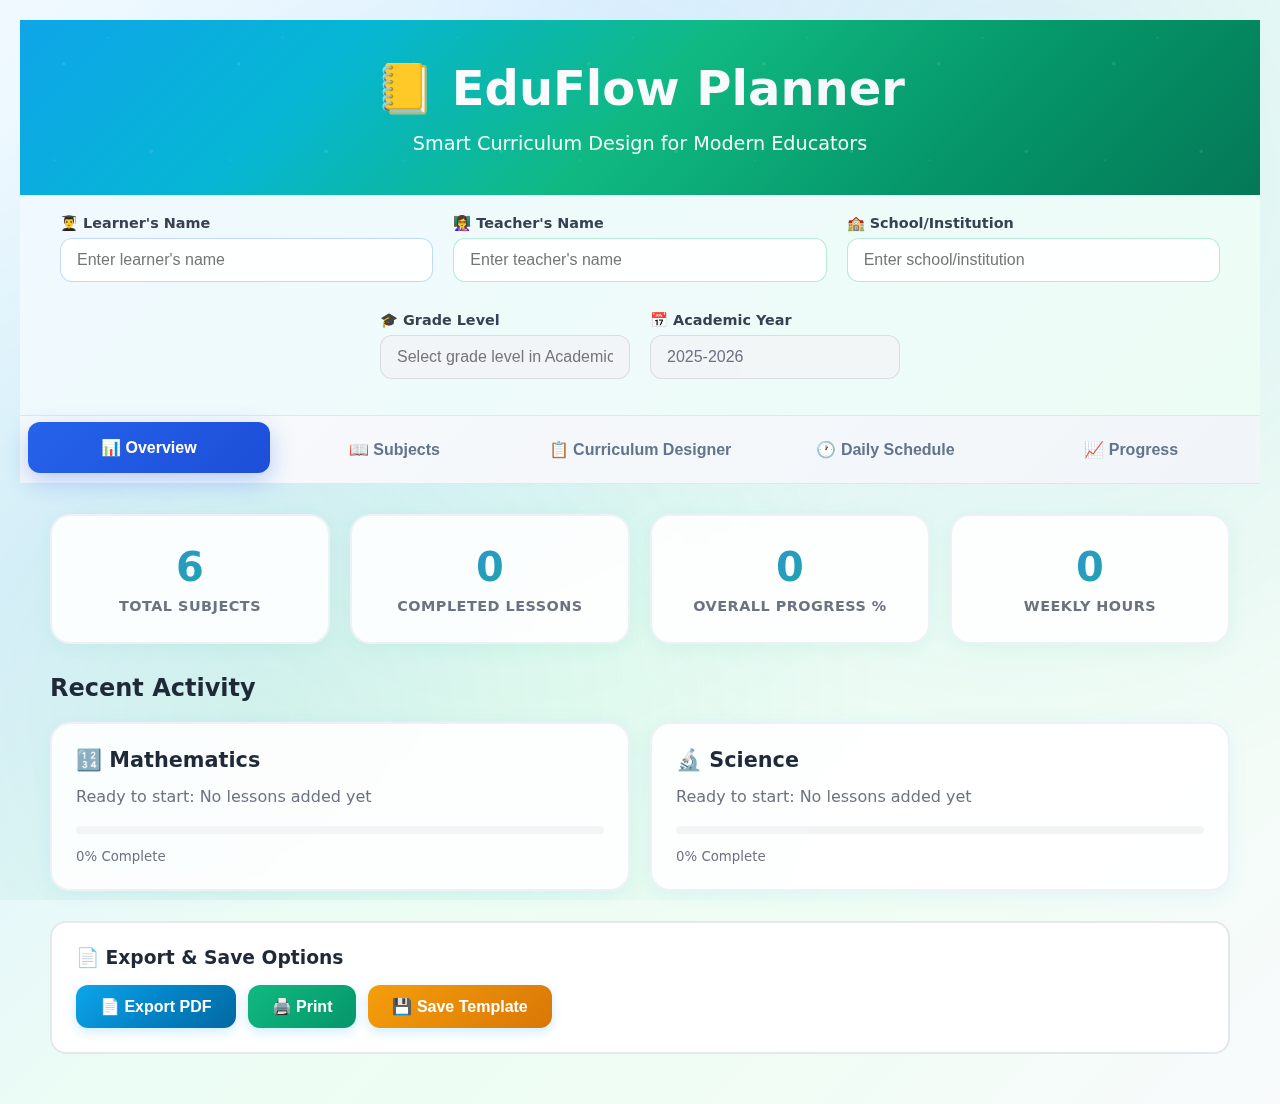
<file: Planoria.html>
<!DOCTYPE html>
<html lang="en">
<head>
    <meta charset="UTF-8">
    <meta name="viewport" content="width=device-width, initial-scale=1.0">
    <title> data-i18n=EduFlow Planner - Smart Curriculum Design</title>
    <style>
        * {
            margin: 0;
            padding: 0;
            box-sizing: border-box;
        }

        body {
            font-family: 'SF Pro Display', 'Geist', 'Inter', -apple-system, BlinkMacSystemFont, 'Segoe UI Variable', 'Segoe UI', system-ui, ui-sans-serif, Helvetica, Arial, sans-serif;
            background: linear-gradient(135deg, #f0f9ff 0%, #e0f2fe 25%, #ecfdf5 50%, #f0fdf4 75%, #f8fafc 100%);
            min-height: 100vh;
            padding: 20px;
            font-feature-settings: 'cv02', 'cv03', 'cv04', 'cv11';
            font-optical-sizing: auto;
            position: relative;
        }

        body::before {
            content: '';
            position: fixed;
            top: 0;
            left: 0;
            width: 100%;
            height: 100%;
            background: 
                radial-gradient(circle at 20% 80%, rgba(16, 185, 129, 0.1) 0%, transparent 50%),
                radial-gradient(circle at 80% 20%, rgba(59, 130, 246, 0.1) 0%, transparent 50%),
                radial-gradient(circle at 40% 40%, rgba(14, 165, 233, 0.05) 0%, transparent 50%);
            pointer-events: none;
            z-index: -1;
        }

        .container {
            max-width: 1400px;
            margin: 0 auto;
            background: rgba(255, 255, 255, 0.95);
            backdrop-filter: blur(20px);
            border-radius: 24px;
            box-shadow: 
                0 32px 64px rgba(14, 165, 233, 0.15), 
                0 16px 32px rgba(16, 185, 129, 0.1),
                0 0 0 1px rgba(255, 255, 255, 0.2);
            overflow: hidden;
            border: 1px solid rgba(59, 130, 246, 0.1);
            transition: all 0.3s cubic-bezier(0.4, 0, 0.2, 1);
            position: relative;
        }

        .container::before {
            content: '';
            position: absolute;
            top: 0;
            left: 0;
            right: 0;
            height: 2px;
            background: linear-gradient(90deg, #0ea5e9 0%, #06b6d4 25%, #10b981 50%, #059669 75%, #047857 100%);
            z-index: 1;
        }

        .header {
            background: linear-gradient(135deg, #0ea5e9 0%, #06b6d4 25%, #10b981 50%, #059669 75%, #047857 100%);
            color: white;
            padding: 40px;
            text-align: center;
            position: relative;
            overflow: hidden;
        }

        .header::before {
            content: '';
            position: absolute;
            top: 0;
            left: 0;
            right: 0;
            bottom: 0;
            background: url('data:image/svg+xml,<svg xmlns="http://www.w3.org/2000/svg" viewBox="0 0 100 100"><defs><pattern id="grain" width="100" height="100" patternUnits="userSpaceOnUse"><circle cx="25" cy="25" r="1" fill="white" opacity="0.1"/><circle cx="75" cy="75" r="1" fill="white" opacity="0.1"/><circle cx="50" cy="10" r="0.5" fill="white" opacity="0.1"/><circle cx="20" cy="80" r="0.5" fill="white" opacity="0.1"/></pattern></defs><rect width="100" height="100" fill="url(%23grain)"/></svg>');
            pointer-events: none;
        }

        .header h1 {
            font-size: 3rem;
            margin-bottom: 15px;
            font-weight: 800;
            background: linear-gradient(45deg, #ffffff, #f1f5f9);
            -webkit-background-clip: text;
            -webkit-text-fill-color: transparent;
            background-clip: text;
            position: relative;
            z-index: 1;
        }

        /* Subtitle stays as you had it */
        .header p {
            font-size: 1.2rem;
            opacity: 0.95;
            font-weight: 500;
            position: relative;
        z-index: 1;
        }

        /* NEW: Exclude emoji from gradient */
        .header h1 .emoji {
            -webkit-background-clip: initial;
            -webkit-text-fill-color: initial;
            background: none;
            color: inherit; /* Let system/browser show native emoji color */
        }

        .nav-tabs {
            display: flex;
            background: linear-gradient(135deg, #f8fafc 0%, #f1f5f9 100%);
            border-bottom: 1px solid rgba(148, 163, 184, 0.2);
            padding: 8px;
            gap: 4px;
        }

        .nav-tab {
            flex: 1;
            padding: 16px 24px;
            text-align: center;
            background: none;
            border: none;
            font-size: 1rem;
            font-weight: 600;
            color: #64748b;
            cursor: pointer;
            transition: all 0.3s cubic-bezier(0.4, 0, 0.2, 1);
            border-radius: 12px;
            position: relative;
        }

        .nav-tab.active {
            background: linear-gradient(135deg, #2563eb 0%, #1d4ed8 100%);
            color: white;
            transform: translateY(-2px);
            box-shadow: 0 8px 25px rgba(37, 99, 235, 0.3);
        }

        .nav-tab:hover:not(.active) {
            background: rgba(37, 99, 235, 0.1);
            color: #2563eb;
            transform: translateY(-1px);
        }

        .content {
            padding: 30px;
        }

        .view {
            display: none;
            animation: fadeIn 0.3s ease-in-out;
        }

        .view.active {
            display: block;
        }

        @keyframes fadeIn {
            from { opacity: 0; transform: translateY(10px); }
            to { opacity: 1; transform: translateY(0); }
        }

        .form-group {
            margin-bottom: 24px;
        }

        .form-group label {
            display: block;
            margin-bottom: 8px;
            font-weight: 600;
            color: #374151;
            font-size: 0.95rem;
        }

        .form-control {
            width: 100%;
            padding: 12px 16px;
            border: 2px solid rgba(226, 232, 240, 0.8);
            border-radius: 12px;
            font-size: 1rem;
            transition: all 0.3s cubic-bezier(0.4, 0, 0.2, 1);
            background: rgba(255, 255, 255, 0.9);
            backdrop-filter: blur(10px);
            position: relative;
        }

        .form-control:focus {
            outline: none;
            border-color: #0ea5e9;
            box-shadow: 
                0 0 0 3px rgba(14, 165, 233, 0.1),
                0 4px 12px rgba(14, 165, 233, 0.15);
            background: rgba(255, 255, 255, 1);
            transform: translateY(-1px);
        }

        .form-control:hover:not(:focus) {
            border-color: rgba(14, 165, 233, 0.4);
            background: rgba(255, 255, 255, 0.95);
        }

        .btn {
            background: linear-gradient(135deg, #0ea5e9 0%, #0284c7 50%, #0369a1 100%);
            color: white;
            border: none;
            padding: 12px 24px;
            border-radius: 12px;
            font-size: 1rem;
            font-weight: 600;
            cursor: pointer;
            transition: all 0.3s cubic-bezier(0.4, 0, 0.2, 1);
            display: inline-flex;
            align-items: center;
            gap: 8px;
            position: relative;
            overflow: hidden;
            box-shadow: 0 4px 12px rgba(14, 165, 233, 0.2);
        }

        .btn::before {
            content: '';
            position: absolute;
            top: 0;
            left: -100%;
            width: 100%;
            height: 100%;
            background: linear-gradient(90deg, transparent, rgba(255, 255, 255, 0.2), transparent);
            transition: left 0.5s ease;
        }

        .btn:hover::before {
            left: 100%;
        }

        .btn:hover {
            transform: translateY(-2px);
            box-shadow: 0 12px 30px rgba(14, 165, 233, 0.4);
            background: linear-gradient(135deg, #0284c7 0%, #0369a1 50%, #075985 100%);
        }

        .btn:active {
            transform: translateY(0);
            box-shadow: 0 4px 12px rgba(14, 165, 233, 0.3);
        }

        .btn-secondary {
            background: linear-gradient(135deg, #10b981 0%, #059669 100%);
        }

        .btn-secondary:hover {
            box-shadow: 0 8px 25px rgba(16, 185, 129, 0.3);
        }

        .btn-danger {
            background: linear-gradient(135deg, #f59e0b 0%, #d97706 100%);
        }

        .btn-danger:hover {
            box-shadow: 0 8px 25px rgba(245, 158, 11, 0.3);
        }

        .curriculum-grid {
            display: grid;
            grid-template-columns: repeat(auto-fit, minmax(300px, 1fr));
            gap: 20px;
            margin-top: 20px;
        }

        .subject-card {
            background: rgba(255, 255, 255, 0.9);
            backdrop-filter: blur(10px);
            border: 2px solid rgba(226, 232, 240, 0.6);
            border-radius: 20px;
            padding: 24px;
            transition: all 0.3s cubic-bezier(0.4, 0, 0.2, 1);
            position: relative;
            overflow: hidden;
            box-shadow: 0 4px 20px rgba(14, 165, 233, 0.08);
        }

        .subject-card::before {
            content: '';
            position: absolute;
            top: 0;
            left: 0;
            right: 0;
            height: 4px;
            background: linear-gradient(90deg, #0ea5e9 0%, #06b6d4 25%, #10b981 50%, #059669 75%, #047857 100%);
            opacity: 0;
            transition: opacity 0.3s ease;
        }

        .subject-card:hover {
            transform: translateY(-6px);
            box-shadow: 0 20px 50px rgba(14, 165, 233, 0.2);
            border-color: rgba(14, 165, 233, 0.4);
            background: rgba(255, 255, 255, 0.95);
        }

        .subject-card:hover::before {
            opacity: 1;
        }

        .subject-card h3 {
            color: #1f2937;
            margin-bottom: 12px;
            font-size: 1.3rem;
            font-weight: 700;
        }

        .subject-card p {
            color: #6b7280;
            margin-bottom: 16px;
            line-height: 1.6;
        }

        .progress-bar {
            background: #f3f4f6;
            height: 8px;
            border-radius: 4px;
            overflow: hidden;
            margin-bottom: 12px;
        }

        .progress-fill {
            height: 100%;
            background: linear-gradient(90deg, #3b82f6, #10b981);
            border-radius: 4px;
            transition: width 0.3s ease;
        }

        .lesson-list {
            list-style: none;
            margin-top: 16px;
        }

        .lesson-item {
            padding: 8px 0;
            border-bottom: 1px solid #f3f4f6;
            display: flex;
            justify-content: space-between;
            align-items: center;
        }

        .lesson-item:last-child {
            border-bottom: none;
        }

        .lesson-status {
            padding: 4px 12px;
            border-radius: 20px;
            font-size: 0.8rem;
            font-weight: 600;
        }

        .status-completed {
            background: #dcfce7;
            color: #166534;
        }

        .status-in-progress {
            background: #fef3c7;
            color: #92400e;
        }

        .status-not-started {
            background: #f3f4f6;
            color: #6b7280;
        }

        .stats-grid {
            display: grid;
            grid-template-columns: repeat(auto-fit, minmax(200px, 1fr));
            gap: 20px;
            margin-bottom: 30px;
        }

        .stat-card {
            background: rgba(255, 255, 255, 0.9);
            backdrop-filter: blur(10px);
            padding: 28px;
            border-radius: 20px;
            text-align: center;
            border: 2px solid rgba(226, 232, 240, 0.6);
            transition: all 0.3s cubic-bezier(0.4, 0, 0.2, 1);
            position: relative;
            overflow: hidden;
            box-shadow: 0 4px 20px rgba(16, 185, 129, 0.08);
        }

        .stat-card::before {
            content: '';
            position: absolute;
            top: 0;
            left: 0;
            right: 0;
            height: 3px;
            background: linear-gradient(90deg, #10b981 0%, #059669 50%, #047857 100%);
            opacity: 0;
            transition: opacity 0.3s ease;
        }

        .stat-card:hover {
            transform: translateY(-4px);
            box-shadow: 0 16px 40px rgba(16, 185, 129, 0.15);
            border-color: rgba(16, 185, 129, 0.4);
            background: rgba(255, 255, 255, 0.95);
        }

        .stat-card:hover::before {
            opacity: 1;
        }

        .stat-number {
            font-size: 2.5rem;
            font-weight: 800;
            background: linear-gradient(135deg, #3b82f6 0%, #10b981 100%);
            -webkit-background-clip: text;
            -webkit-text-fill-color: transparent;
            background-clip: text;
            margin-bottom: 8px;
        }

        .stat-label {
            color: #6b7280;
            font-weight: 600;
            text-transform: uppercase;
            font-size: 0.9rem;
            letter-spacing: 0.5px;
        }

        .modal {
            display: none;
            position: fixed;
            top: 0;
            left: 0;
            width: 100%;
            height: 100%;
            background: rgba(0,0,0,0.5);
            backdrop-filter: blur(4px);
            z-index: 1000;
            align-items: center;
            justify-content: center;
        }

        .modal.active {
            display: flex;
        }

        .modal-content {
            background: white;
            padding: 30px;
            border-radius: 20px;
            max-width: 500px;
            width: 90%;
            max-height: 80vh;
            overflow-y: auto;
            position: relative;
            animation: modalSlideIn 0.3s ease-out;
        }

        @keyframes modalSlideIn {
            from { transform: scale(0.9) translateY(-20px); opacity: 0; }
            to { transform: scale(1) translateY(0); opacity: 1; }
        }

        .close-modal {
            position: absolute;
            top: 15px;
            right: 20px;
            background: none;
            border: none;
            font-size: 1.5rem;
            cursor: pointer;
            color: #6b7280;
            padding: 5px;
        }

        .close-modal:hover {
            color: #374151;
        }

        .planner-tab {
            flex: 1;
            padding: 12px 20px;
            background: none;
            border: none;
            font-size: 0.95rem;
            font-weight: 600;
            color: #64748b;
            cursor: pointer;
            transition: all 0.3s ease;
            border-radius: 8px;
        }

        .planner-tab.active {
            background: linear-gradient(135deg, #3b82f6 0%, #1d4ed8 100%);
            color: white;
            transform: translateY(-1px);
            box-shadow: 0 4px 12px rgba(59, 130, 246, 0.3);
        }

        .planner-tab:hover:not(.active) {
            background: rgba(59, 130, 246, 0.1);
            color: #3b82f6;
        }

        .planner-view {
            display: none;
        }

        .planner-view.active {
            display: block;
            animation: fadeIn 0.3s ease-in-out;
        }

        @media (max-width: 768px) {
            .nav-tabs {
                flex-direction: column;
            }
            
            .header h1 {
                font-size: 2rem;
            }
            
            .content {
                padding: 20px;
            }
            
            .curriculum-grid {
                grid-template-columns: 1fr;
            }
        }
    </style>
</head>
<body>
     <div class="header">
  <h1>
    <span class="emoji">📒</span> EduFlow Planner
  </h1>
  <p id="headerSubtitle">Smart Curriculum Design for Modern Educators</p>
</div>
    
       <!-- Participant Information Section -->
<div id="headerSubtitle" style="padding: 20px 40px; background: linear-gradient(135deg, #f0f9ff 0%, #ecfdf5 100%); border-bottom: 1px solid rgba(148, 163, 184, 0.2);">
    <div style="
        display: grid;
        grid-template-columns: repeat(3, minmax(250px, 1fr));
        grid-template-rows: auto auto;
        gap: 20px;
        margin-bottom: 16px;
    ">
        <!-- Row 1 -->
        <div class="form-group" style="margin-bottom: 0;">
            <label for="learnerName" style="font-size: 0.9rem; color: #374151; margin-bottom: 6px;">👨‍🎓 Learner's Name</label>
            <input type="text" id="learnerName" class="form-control" placeholder="Enter learner's name" style="background: rgba(255, 255, 255, 0.9); border: 1px solid rgba(59, 130, 246, 0.3);">
        </div>
        <div class="form-group" style="margin-bottom: 0;">
            <label for="teacherName" style="font-size: 0.9rem; color: #374151; margin-bottom: 6px;">👩‍🏫 Teacher's Name</label>
            <input type="text" id="teacherName" class="form-control" placeholder="Enter teacher's name" style="background: rgba(255, 255, 255, 0.9); border: 1px solid rgba(16, 185, 129, 0.3);">
        </div>
        <div class="form-group" style="margin-bottom: 0;">
            <label for="schoolName" style="font-size: 0.9rem; color: #374151; margin-bottom: 6px;">🏫 School/Institution</label>
            <input type="text" id="schoolName" class="form-control" placeholder="Enter school/institution" style="background: rgba(255, 255, 255, 0.9); border: 1px solid rgba(16, 185, 129, 0.3);">
        </div>

        <!-- Row 2 (centered with spacing above) -->
        <div style="grid-column: 1 / span 3; display: flex; justify-content: center; gap: 20px; margin-top: 10px;">
            <div class="form-group" style="margin-bottom: 0; width: 250px;">
                <label for="displayGrade" style="font-size: 0.9rem; color: #374151; margin-bottom: 6px;">🎓 Grade Level</label>
                <input type="text" id="displayGrade" class="form-control" placeholder="Grade level will appear here" readonly style="background: rgba(243, 244, 246, 0.8); border: 1px solid rgba(156, 163, 175, 0.3); color: #6b7280;">
            </div>
            <div class="form-group" style="margin-bottom: 0; width: 250px;">
                <label for="displayYear" style="font-size: 0.9rem; color: #374151; margin-bottom: 6px;">📅 Academic Year</label>
                <input type="text" id="displayYear" class="form-control" placeholder="Academic year will appear here" readonly style="background: rgba(243, 244, 246, 0.8); border: 1px solid rgba(156, 163, 175, 0.3); color: #6b7280;">
            </div>
        </div>
    </div>
</div>

        <div class="nav-tabs">
            <button class="nav-tab active" onclick="showView('overview')">📊 Overview</button>
            <button class="nav-tab" onclick="showView('subjects')">📖 Subjects</button>
            <button class="nav-tab" onclick="showView('planner')">📋 Curriculum Designer</button>
            <button class="nav-tab" onclick="showView('schedule')">🕐 Daily Schedule</button>
            <button class="nav-tab" onclick="showView('progress')">📈 Progress</button>
        </div>

        <div class="content">
            <!-- Overview View -->
            <div id="overview" class="view active">
                <div class="stats-grid">
                    <div class="stat-card">
                        <div class="stat-number" id="totalSubjects">6</div>
                        <div class="stat-label">Total Subjects</div>
                    </div>
                    <div class="stat-card">
                        <div class="stat-number" id="completedLessons">0</div>
                        <div class="stat-label">Completed Lessons</div>
                    </div>
                    <div class="stat-card">
                        <div class="stat-number" id="overallProgress">0</div>
                        <div class="stat-label">Overall Progress %</div>
                    </div>
                    <div class="stat-card">
                        <div class="stat-number" id="weeklyHours">0</div>
                        <div class="stat-label">Weekly Hours</div>
                    </div>
                </div>

                <h2 style="margin-bottom: 20px; color: #1f2937;">Recent Activity</h2>
                <div class="curriculum-grid">
                    <div class="subject-card">
                        <h3>🔢 Mathematics</h3>
                        <p>Ready to start: No lessons added yet</p>
                        <div class="progress-bar">
                            <div class="progress-fill" style="width: 0%"></div>
                        </div>
                        <small style="color: #6b7280;">0% Complete</small>
                    </div>
                    <div class="subject-card">
                        <h3>🔬 Science</h3>
                        <p>Ready to start: No lessons added yet</p>
                        <div class="progress-bar">
                            <div class="progress-fill" style="width: 0%"></div>
                        </div>
                        <small style="color: #6b7280;">0% Complete</small>
                    </div>
                </div>
            </div>

            <!-- Subjects View -->
            <div id="subjects" class="view">
                <div style="display: flex; justify-content: space-between; align-items: center; margin-bottom: 20px;">
                    <h2 style="color: #1f2937;">Subject Management</h2>
                    <button class="btn" onclick="openModal('addSubjectModal')">
                        ➕ Add Subject
                    </button>
                </div>

                <div class="curriculum-grid" id="subjectsGrid">
                    <!-- Subjects will be populated by JavaScript -->
                </div>
            </div>

            <!-- Planner View -->
            <div id="planner" class="view">
                <div style="display: flex; justify-content: space-between; align-items: center; margin-bottom: 20px;">
                    <h2 style="color: #1f2937; margin: 0;">Curriculum Planner</h2>
                </div>
                


                <!-- Unified Calendar & Academic Configuration -->
                <div style="background: white; border-radius: 16px; padding: 24px; border: 2px solid #0ea5e9; margin-bottom: 20px; border-left: 6px solid #0ea5e9;">
                    <h3 style="margin-bottom: 20px; color: #1f2937; display: flex; align-items: center; gap: 8px;">
                        📅 Academic Calendar Configuration
                        <span style="font-size: 0.8rem; background: #0ea5e9; color: white; padding: 4px 8px; border-radius: 12px; font-weight: 500;">Applies to Both Views</span>
                    </h3>
                    
                    <div style="display: grid; grid-template-columns: repeat(auto-fit, minmax(200px, 1fr)); gap: 16px; margin-bottom: 20px;">
                        <div class="form-group">
                            <label for="globalCountryRegion">🌍 Country/Region</label>
                            <select id="globalCountryRegion" class="form-control" onchange="updateGlobalCountrySettings()">
                                <option value="us">🇺🇸 United States</option>
                                <option value="uk">🇬🇧 United Kingdom</option>
                                <option value="ca">🇨🇦 Canada</option>
                                <option value="au">🇦🇺 Australia</option>
                                <option value="nz">🇳🇿 New Zealand</option>
                                <option value="sg">🇸🇬 Singapore</option>
                                <option value="in">🇮🇳 India</option>
                                <option value="cn">🇨🇳 China</option>
                                <option value="kr">🇰🇷 South Korea</option>
                                <option value="jp">🇯🇵 Japan</option>
                                <option value="th">🇹🇭 Thailand</option>
                                <option value="my">🇲🇾 Malaysia</option>
                                <option value="ph">🇵🇭 Philippines</option>
                                <option value="id">🇮🇩 Indonesia</option>
                                <option value="ae">🇦🇪 UAE</option>
                                <option value="sa">🇸🇦 Saudi Arabia</option>
                                <option value="qa">🇶🇦 Qatar</option>
                                <option value="tr">🇹🇷 Turkey</option>
                                <option value="de">🇩🇪 Germany</option>
                                <option value="fr">🇫🇷 France</option>
                                <option value="other">🌍 Other/Add Country</option>
                            </select>
                        </div>
                        
                        <div class="form-group">
                            <label for="globalCalendarSystem">📊 Calendar System</label>
                            <select id="globalCalendarSystem" class="form-control" onchange="updateGlobalCalendarSystem()">
                                <option value="quarterly">Quarterly (4 periods)</option>
                                <option value="semester">Semester (2 periods)</option>
                                <option value="trimester">Trimester (3 periods)</option>
                                <option value="monthly">Monthly (12 periods)</option>
                            </select>
                        </div>
                        
                        <div class="form-group">
                            <label for="globalSchoolYearStart">🗓️ School Year Start</label>
                            <input type="month" id="globalSchoolYearStart" class="form-control" onchange="updateAcademicYearFromStart(); updateGlobalCalendarSystem();">
                        </div>
                        
                        <div class="form-group">
                            <label for="globalAcademicYear">📚 Academic Year</label>
                            <select id="globalAcademicYear" class="form-control">
                                <option value="2024-2025">2024-2025</option>
                                <option value="2025-2026">2025-2026</option>
                                <option value="2026-2027">2026-2027</option>
                            </select>
                        </div>
                        
                        <div class="form-group">
                            <label for="globalGradeLevel">🎓 Grade Level</label>
                            <select id="globalGradeLevel" class="form-control">
                                <option value="">Select Grade</option>
                                <option value="k">Kindergarten</option>
                                <option value="1">Grade 1</option>
                                <option value="2">Grade 2</option>
                                <option value="3">Grade 3</option>
                                <option value="4">Grade 4</option>
                                <option value="5">Grade 5</option>
                                <option value="6">Grade 6</option>
                                <option value="7">Grade 7</option>
                                <option value="8">Grade 8</option>
                                <option value="9">Grade 9</option>
                                <option value="10">Grade 10</option>
                                <option value="11">Grade 11</option>
                                <option value="12">Grade 12</option>
                            </select>
                        </div>
                        
                        <div class="form-group">
                            <label for="globalInterfaceLanguage">🌐 Interface Language</label>
                            <select id="globalInterfaceLanguage" class="form-control">
                                <option value="en">English</option>
                                <option value="es">Español</option>
                                <option value="fr">Français</option>
                                <option value="de">Deutsch</option>
                                <option value="zh">中文</option>
                                <option value="ja">日本語</option>
                                <option value="ko">Korean - (한국어)</option>
                                <option value="ar">Arabic - (العربية)</option>
                            </select>
                        </div>
                    </div>
                    
                    <!-- Curriculum Information Display -->
                    <div id="globalCurriculumInfo" style="padding: 16px; background: #f0f9ff; border-radius: 12px; border-left: 4px solid #0ea5e9; display: none;">
                        <h4 style="margin-bottom: 8px; color: #0c4a6e;">📋 Curriculum Standards</h4>
                        <p id="globalCurriculumStandards" style="margin: 0; color: #0369a1; font-weight: 500;"></p>
                    </div>
                    
                    <!-- Term-based Countries Note -->
                    <div id="termBasedNote" style="padding: 12px; background: #fef3c7; border-radius: 8px; border-left: 4px solid #f59e0b; margin-top: 16px; display: none;">
                        <p style="margin: 0; font-size: 0.9rem; color: #92400e;">
                            <strong>📝 Note for Term-Based Countries:</strong> Quarter and traditional semester options are not available for term-based education systems (UK, Australia, etc.). Use "Term" or "Two Terms" options instead.
                        </p>
                    </div>
                </div>
                
                <!-- Planner Navigation -->
                <div style="display: flex; gap: 12px; margin-bottom: 30px; background: #f8fafc; padding: 8px; border-radius: 12px;">
                    <button class="planner-tab active" onclick="showPlannerView('subject-wise')">📚 Subject-Wise Planning</button>
                    <button class="planner-tab" onclick="showPlannerView('period-wise')">📅 Period-Wise Planning</button>
                </div>

                <!-- Subject-Wise View -->
                <div id="subject-wise" class="planner-view active">
                    <div style="background: white; border-radius: 16px; padding: 24px; border: 2px solid #e5e7eb; margin-bottom: 20px;">
                        <h3 style="margin-bottom: 20px; color: #1f2937;">Subject Focus Planning</h3>
                        
                        <div style="display: grid; grid-template-columns: repeat(auto-fit, minmax(250px, 1fr)); gap: 16px; margin-bottom: 20px;">
                            <div class="form-group">
                                <label for="subjectSelect">📚 Select Subject to Plan</label>
                                <select id="subjectSelect" class="form-control" onchange="updateSubjectTitle()">
                                    <option value="">Choose a subject to focus on</option>
                                    <option value="mathematics">🔢 Mathematics</option>
                                    <option value="science">🔬 Science</option>
                                    <option value="english">📝 English</option>
                                    <option value="history">🏛️ History</option>
                                    <option value="art">🎨 Art</option>
                                    <option value="music">🎵 Music</option>
                                </select>
                            </div>
                            
                            <div class="form-group">
                                <label for="subjectFocus">🎯 Planning Focus</label>
                                <select id="subjectFocus" class="form-control" onchange="updatePlanningFocus()">
                                    <option value="unit">Single Unit/Topic (4-6 weeks)</option>
                                    <option value="quarter">Quarter/Term (10-12 weeks)</option>
                                    <option value="two-terms">Two Terms (20-28 weeks)</option>
                                    <option value="semester">Full Semester (18-20 weeks)</option>
                                    <option value="year">Entire Academic Year (36-40 weeks)</option>
                                </select>
                            </div>
                        </div>
                        
                        <button class="btn" onclick="generateSubjectPlan()">🔄 Generate Subject-Focused Plan</button>
                    </div>

                    <!-- Monthly Planning Table -->
                    <div style="background: white; border-radius: 16px; padding: 24px; border: 2px solid #e5e7eb; margin-bottom: 20px;">
                        <h3 id="monthlyPlanningTitle" style="margin-bottom: 20px; color: #1f2937;">Monthly Curriculum Planning</h3>
                        <div style="overflow-x: auto;">
                            <table style="width: 100%; border-collapse: collapse; font-size: 0.9rem;">
                                <thead>
                                    <tr style="background: linear-gradient(135deg, #2563eb 0%, #3b82f6 50%, #1d4ed8 100%);">
                                        <th style="padding: 12px; border: 1px solid #1e40af; font-weight: 600; color: white;">Time Period</th>
                                        <th style="padding: 12px; border: 1px solid #1e40af; font-weight: 600; color: white;">Months</th>
                                        <th style="padding: 12px; border: 1px solid #1e40af; font-weight: 600; color: white;">Core Concepts</th>
                                        <th style="padding: 12px; border: 1px solid #1e40af; font-weight: 600; color: white;">Guiding Questions</th>
                                        <th style="padding: 12px; border: 1px solid #1e40af; font-weight: 600; color: white;">Skills</th>
                                        <th style="padding: 12px; border: 1px solid #1e40af; font-weight: 600; color: white;">Activities</th>
                                        <th style="padding: 12px; border: 1px solid #1e40af; font-weight: 600; color: white;">Evidence of Learning</th>
                                        <th style="padding: 12px; border: 1px solid #1e40af; font-weight: 600; color: white;">Resources</th>
                                        <th style="padding: 12px; border: 1px solid #1e40af; font-weight: 600; color: white;">Standard Alignments</th>
                                    </tr>
                                </thead>
                                <tbody id="monthlyPlanTable">
                                    <!-- Table rows will be populated by JavaScript -->
                                </tbody>
                            </table>
                        </div>
                        <div style="margin-top: 16px; display: flex; gap: 12px; flex-wrap: wrap;">
                            <button class="btn" onclick="addMonthlyRow()">➕ Add Period</button>
                            <button class="btn btn-secondary" onclick="addColumnToTable()">📊 Add Column</button>
                        </div>
                    </div>

                    <!-- Additional Planning Sections -->
                    <div style="display: grid; grid-template-columns: 1fr; gap: 20px;">
                        <!-- First Row - Most Important -->
                        <div style="display: grid; grid-template-columns: repeat(auto-fit, minmax(400px, 1fr)); gap: 20px;">
                            <div style="background: white; border-radius: 16px; padding: 24px; border: 2px solid #e5e7eb;">
                                <h3 style="margin-bottom: 16px; color: #1f2937;">🎯 Unit Learning Goals</h3>
                                <textarea id="learningGoals" class="form-control" rows="4" placeholder="Define the overarching goals and outcomes for this unit..."></textarea>
                            </div>
                            
                            <div style="background: white; border-radius: 16px; padding: 24px; border: 2px solid #e5e7eb;">
                                <h3 style="margin-bottom: 16px; color: #1f2937;">📋 Prerequisites</h3>
                                <textarea id="prerequisites" class="form-control" rows="4" placeholder="List the knowledge and skills students should have before starting..."></textarea>
                            </div>
                        </div>
                        
                        <!-- Second Row - Supporting Information -->
                        <div style="display: grid; grid-template-columns: repeat(auto-fit, minmax(400px, 1fr)); gap: 20px;">
                            <div style="background: white; border-radius: 16px; padding: 24px; border: 2px solid #e5e7eb;">
                                <h3 style="margin-bottom: 16px; color: #1f2937;">📝 Teaching Notes & Tips</h3>
                                <textarea id="teachingNotes" class="form-control" rows="4" placeholder="Important teaching strategies, common challenges, and helpful tips..."></textarea>
                            </div>
                            
                            <div style="background: white; border-radius: 16px; padding: 24px; border: 2px solid #e5e7eb;">
                                <h3 style="margin-bottom: 16px; color: #1f2937;">🗺️ Cross-Curricular Connections</h3>
                                <textarea id="mappingInsights" class="form-control" rows="4" placeholder="Connections to other subjects and interdisciplinary opportunities..."></textarea>
                            </div>
                        </div>
                    </div>
                </div>

                <!-- Period-Wise View -->
                <div id="period-wise" class="planner-view">
                    <div style="background: white; border-radius: 16px; padding: 24px; border: 2px solid #e5e7eb; margin-bottom: 20px;">
                        <h3 style="margin-bottom: 20px; color: #1f2937;">Multi-Subject Period Planning</h3>
                        
                        <div style="display: grid; grid-template-columns: repeat(auto-fit, minmax(250px, 1fr)); gap: 16px; margin-bottom: 20px;">
                            <div class="form-group">
                                <label for="periodSelect" id="periodLabel">📅 Select Period to Plan</label>
                                <select id="periodSelect" class="form-control">
                                    <option value="q1">Quarter 1 (Sep-Nov)</option>
                                    <option value="q2">Quarter 2 (Dec-Feb)</option>
                                    <option value="q3">Quarter 3 (Mar-May)</option>
                                    <option value="q4">Quarter 4 (Jun-Aug)</option>
                                </select>
                            </div>
                            
                            <div class="form-group">
                                <label for="planningScope">🎯 Planning Scope</label>
                                <select id="planningScope" class="form-control" onchange="updatePlanningScope()">
                                    <option value="all">All Subjects (Complete curriculum)</option>
                                    <option value="core">Core Subjects Only (Math, English, Science, History)</option>
                                    <option value="selected">Selected Subjects (Choose specific subjects)</option>
                                    <option value="interdisciplinary">Interdisciplinary (Cross-subject themes)</option>
                                </select>
                            </div>
                        </div>
                        
                        <button class="btn" onclick="generatePeriodPlan()">🔄 Generate Multi-Subject Plan</button>
                    </div>

                    <!-- Weekly Planning Table -->
                    <div style="background: white; border-radius: 16px; padding: 24px; border: 2px solid #e5e7eb;">
                        <h3 style="margin-bottom: 20px; color: #1f2937;">Weekly Subject Planning</h3>
                        <div style="overflow-x: auto;">
                            <table style="width: 100%; border-collapse: collapse; font-size: 0.9rem;">
                                <thead>
                                    <tr style="background: linear-gradient(135deg, #10b981 0%, #059669 50%, #047857 100%);">
                                        <th style="padding: 12px; border: 1px solid #065f46; font-weight: 600; color: white; min-width: 120px;">Subject</th>
                                        <th style="padding: 12px; border: 1px solid #065f46; font-weight: 600; color: white; min-width: 150px;">Textbook</th>
                                        <th style="padding: 12px; border: 1px solid #065f46; font-weight: 600; color: white; min-width: 100px;" id="week1Header">Week 1</th>
                                        <th style="padding: 12px; border: 1px solid #065f46; font-weight: 600; color: white; min-width: 100px;" id="week2Header">Week 2</th>
                                        <th style="padding: 12px; border: 1px solid #065f46; font-weight: 600; color: white; min-width: 100px;" id="week3Header">Week 3</th>
                                        <th style="padding: 12px; border: 1px solid #065f46; font-weight: 600; color: white; min-width: 100px;" id="week4Header">Week 4</th>
                                        <th style="padding: 12px; border: 1px solid #065f46; font-weight: 600; color: white; min-width: 100px;" id="week5Header">Week 5</th>
                                        <th style="padding: 12px; border: 1px solid #065f46; font-weight: 600; color: white; min-width: 100px;" id="week6Header">Week 6</th>
                                        <th style="padding: 12px; border: 1px solid #065f46; font-weight: 600; color: white; min-width: 100px;" id="week7Header">Week 7</th>
                                        <th style="padding: 12px; border: 1px solid #065f46; font-weight: 600; color: white; min-width: 100px;" id="week8Header">Week 8</th>
                                        <th style="padding: 12px; border: 1px solid #065f46; font-weight: 600; color: white; min-width: 100px;" id="week9Header">Week 9</th>
                                        <th style="padding: 12px; border: 1px solid #065f46; font-weight: 600; color: white; min-width: 100px;" id="week10Header">Week 10</th>
                                        <th style="padding: 12px; border: 1px solid #065f46; font-weight: 600; color: white; min-width: 100px;" id="week11Header">Week 11</th>
                                        <th style="padding: 12px; border: 1px solid #065f46; font-weight: 600; color: white; min-width: 100px;" id="week12Header">Week 12</th>
                                    </tr>
                                </thead>
                                <tbody id="weeklyPlanTable">
                                    <!-- Table rows will be populated by JavaScript -->
                                </tbody>
                            </table>
                        </div>
                        <div style="margin-top: 16px; display: flex; gap: 12px; flex-wrap: wrap;">
                            <button class="btn" onclick="addSubjectRow()">➕ Add Subject</button>
                            <button class="btn btn-secondary" onclick="addWeekColumn()">📅 Add Week</button>
                            <button class="btn" onclick="markWeekComplete()" style="background: linear-gradient(135deg, #10b981 0%, #059669 100%);">
                                ✅ Mark Current Week Complete
                            </button>
                        </div>
                        
                        <!-- Week Completion Guide -->
                        <div style="background: #f0f9ff; padding: 12px; border-radius: 8px; border-left: 4px solid #3b82f6; margin-top: 16px;">
                            <p style="margin: 0; font-size: 0.9rem; color: #1e40af;">
                                <strong>📅 Week Completion Guide:</strong> Fill in your weekly planning for all subjects, then click "Mark Current Week Complete" to track your progress. This helps with milestone tracking and shows your planning completion status.
                            </p>
                        </div>
                    </div>
                </div>
            </div>

            <!-- Daily Schedule View -->
            <div id="schedule" class="view">
                <h2 style="margin-bottom: 20px; color: #1f2937;">Daily Schedule Template</h2>
                
                <div style="background: white; border-radius: 16px; padding: 24px; border: 2px solid #e5e7eb; margin-bottom: 20px;">
                    <div style="display: flex; justify-content: space-between; align-items: center; margin-bottom: 16px;">
                        <h3 style="margin: 0; color: #1f2937;">📅 Schedule Configuration</h3>
                        <button class="btn btn-secondary" onclick="showWeeklyView()" style="background: linear-gradient(135deg, #f59e0b 0%, #d97706 100%);">
                            📅 View Full Week
                        </button>
                    </div>
                    
                    <!-- Auto-Update Note -->
                    <div style="background: #ecfdf5; padding: 12px; border-radius: 8px; border-left: 4px solid #10b981; margin-bottom: 16px;">
                        <p style="margin: 0; font-size: 0.9rem; color: #065f46;">
                            <strong>🔄 Auto-Sync:</strong> The weekly view automatically updates when you fill in daily schedules. Add time slots and subjects below, then click "View Full Week" to see your complete schedule.
                        </p>
                    </div>
                    <div style="display: grid; grid-template-columns: repeat(auto-fit, minmax(200px, 1fr)); gap: 16px; margin-bottom: 20px;">
                        <div class="form-group">
                            <label for="scheduleDay">Day of Week</label>
                            <select id="scheduleDay" class="form-control" onchange="updateDaySchedule()">
                                <option value="monday">Monday</option>
                                <option value="tuesday">Tuesday</option>
                                <option value="wednesday">Wednesday</option>
                                <option value="thursday">Thursday</option>
                                <option value="friday">Friday</option>
                                <option value="saturday">Saturday</option>
                                <option value="sunday">Sunday</option>
                            </select>
                        </div>
                        <div class="form-group">
                            <label for="scheduleDate">Date</label>
                            <input type="date" id="scheduleDate" class="form-control">
                        </div>
                        <div class="form-group">
                            <label for="scheduleTemplate">Template Type</label>
                            <select id="scheduleTemplate" class="form-control" onchange="loadScheduleTemplate()">
                                <option value="standard">Standard Day (8 AM - 3 PM)</option>
                                <option value="extended">Extended Day (7 AM - 5 PM)</option>
                                <option value="flexible">Flexible Schedule</option>
                                <option value="custom">Custom Template</option>
                            </select>
                        </div>
                    </div>
                </div>

                <!-- Daily Schedule Table -->
                <div style="background: white; border-radius: 16px; padding: 24px; border: 2px solid #e5e7eb;">
                    <h3 style="margin-bottom: 20px; color: #1f2937;">🕐 Time Slot Schedule</h3>
                    <div style="overflow-x: auto;">
                        <table style="width: 100%; border-collapse: collapse; font-size: 0.9rem;">
                            <thead>
                                <tr style="background: linear-gradient(135deg, #f59e0b 0%, #d97706 50%, #b45309 100%);">
                                  <th style="padding: 12px; border: 1px solid #92400e; font-weight: 600; color: white; min-width: 120px;">Time Slot</th>
                                  <th style="padding: 12px; border: 1px solid #92400e; font-weight: 600; color: white; min-width: 150px;">Subject/Activity</th>
                                  <th style="padding: 12px; border: 1px solid #92400e; font-weight: 600; color: white; min-width: 200px;">Learning Objectives</th>
                                  <th style="padding: 12px; border: 1px solid #92400e; font-weight: 600; color: white; min-width: 200px;">Activities & Tasks</th>
                                  <th style="padding: 12px; border: 1px solid #92400e; font-weight: 600; color: white; min-width: 150px;">Materials Needed</th>
                                  <th style="padding: 12px; border: 1px solid #92400e; font-weight: 600; color: white; min-width: 120px;">Notes</th>
                                  <th style="padding: 12px; border: 1px solid #92400e; font-weight: 600; color: white; min-width: 150px;">Progress Matrix</th>
                                </tr>
                            </thead>
                            <tbody id="scheduleTable">
                                <!-- Schedule rows will be populated by JavaScript -->
                            </tbody>
                        </table>
                    </div>
                    <div style="margin-top: 16px; display: flex; gap: 12px; flex-wrap: wrap;">
                        <button class="btn" onclick="addTimeSlot()">➕ Add Time Slot</button>
                        <button class="btn btn-secondary" onclick="markDayComplete()" style="background: linear-gradient(135deg, #10b981 0%, #059669 100%);">
                            ✅ Mark Day Complete
                        </button>
                    </div>
                </div>
            </div>

            <!-- Progress View -->
            <div id="progress" class="view">
                <h2 style="margin-bottom: 20px; color: #1f2937;">Progress Tracking</h2>
                
                <div style="background: white; border-radius: 16px; padding: 24px; border: 2px solid #e5e7eb; margin-bottom: 20px;">
                    <h3 style="margin-bottom: 16px; color: #1f2937;">Subject Progress</h3>
                    <div id="progressCharts">
                        <!-- Progress charts will be populated by JavaScript -->
                    </div>
                </div>

                <div style="background: white; border-radius: 16px; padding: 24px; border: 2px solid #e5e7eb;">
                    <h3 style="margin-bottom: 16px; color: #1f2937;">Achievement Milestones</h3>
                    <div id="milestones">
                        <!-- Milestones will be populated by JavaScript -->
                    </div>
                </div>
            </div>
            
            <!-- Action Buttons -->
            <div style="background: white; border-radius: 16px; padding: 24px; border: 2px solid #e5e7eb; margin-top: 30px;">
                <h3 style="margin-bottom: 16px; color: #1f2937;">📄 Export & Save Options</h3>
                <div style="display: flex; gap: 12px; flex-wrap: wrap;">
                    <button class="btn" onclick="exportToPDF()">
                        📄 Export PDF
                    </button>
                    <button class="btn btn-secondary" onclick="printPlanner()">
                        🖨️ Print
                    </button>
                    <button class="btn" onclick="saveTemplate()" style="background: linear-gradient(135deg, #f59e0b 0%, #d97706 100%);">
                        💾 Save Template
                    </button>
                </div>
            </div>
        </div>
    </div>

    <!-- Add Subject Modal -->
    <div id="addSubjectModal" class="modal">
        <div class="modal-content">
            <button class="close-modal" onclick="closeModal('addSubjectModal')">&times;</button>
            <h3 style="margin-bottom: 20px; color: #1f2937;">Add New Subject</h3>
            <form onsubmit="addSubject(event)">
                <div class="form-group">
                    <label for="subjectName">Subject Name</label>
                    <input type="text" id="subjectName" class="form-control" required>
                </div>
                <div class="form-group">
                    <label for="subjectEmoji">Emoji</label>
                    <input type="text" id="subjectEmoji" class="form-control" placeholder="📚" maxlength="2">
                </div>
                <div class="form-group">
                    <label for="subjectDescription">Description</label>
                    <textarea id="subjectDescription" class="form-control" rows="3"></textarea>
                </div>
                <div style="display: flex; gap: 12px; justify-content: flex-end;">
                    <button type="button" class="btn btn-secondary" onclick="closeModal('addSubjectModal')">Cancel</button>
                    <button type="submit" class="btn">Add Subject</button>
                </div>
            </form>
        </div>
    </div>

    <!-- Weekly Schedule Modal -->
    <div id="weeklyScheduleModal" class="modal">
        <div class="modal-content" style="max-width: 95%; max-height: 90vh;">
            <button class="close-modal" onclick="closeModal('weeklyScheduleModal')">&times;</button>
            <h3 style="margin-bottom: 20px; color: #1f2937;">📅 Weekly Schedule Overview</h3>
            <div style="overflow-x: auto;">
                <table style="width: 100%; border-collapse: collapse; font-size: 0.85rem;">
                    <thead>
                        <tr style="background: linear-gradient(135deg, #f59e0b 0%, #d97706 50%, #b45309 100%);">
                            <th style="padding: 12px; border: 1px solid #92400e; font-weight: 600; color: white; min-width: 100px;">Time</th>
                            <th style="padding: 12px; border: 1px solid #92400e; font-weight: 600; color: white; min-width: 120px;">Monday</th>
                            <th style="padding: 12px; border: 1px solid #92400e; font-weight: 600; color: white; min-width: 120px;">Tuesday</th>
                            <th style="padding: 12px; border: 1px solid #92400e; font-weight: 600; color: white; min-width: 120px;">Wednesday</th>
                            <th style="padding: 12px; border: 1px solid #92400e; font-weight: 600; color: white; min-width: 120px;">Thursday</th>
                            <th style="padding: 12px; border: 1px solid #92400e; font-weight: 600; color: white; min-width: 120px;">Friday</th>
                            <th style="padding: 12px; border: 1px solid #92400e; font-weight: 600; color: white; min-width: 120px;">Saturday</th>
                            <th style="padding: 12px; border: 1px solid #92400e; font-weight: 600; color: white; min-width: 120px;">Sunday</th>
                        </tr>
                    </thead>
                    <tbody id="weeklyScheduleTable">
                        <!-- Weekly schedule will be populated by JavaScript -->
                    </tbody>
                </table>
            </div>
            <div style="margin-top: 20px; display: flex; gap: 12px; justify-content: flex-end;">
                <button class="btn btn-secondary" onclick="exportWeeklySchedule()">📄 Export Weekly Schedule</button>
                <button class="btn" onclick="closeModal('weeklyScheduleModal')">Close</button>
            </div>
        </div>
    </div>

    <!-- Add Lesson Modal -->
    <div id="addLessonModal" class="modal">
        <div class="modal-content">
            <button class="close-modal" onclick="closeModal('addLessonModal')">&times;</button>
            <h3 style="margin-bottom: 20px; color: #1f2937;">Add New Lesson</h3>
            <form onsubmit="addLesson(event)">
                <div class="form-group">
                    <label for="lessonSubject">Subject</label>
                    <select id="lessonSubject" class="form-control" required>
                        <option value="">Select a subject</option>
                    </select>
                </div>
                <div class="form-group">
                    <label for="lessonTitle">Lesson Title</label>
                    <input type="text" id="lessonTitle" class="form-control" required>
                </div>
                <div class="form-group">
                    <label for="lessonDate">Date</label>
                    <input type="date" id="lessonDate" class="form-control" required>
                </div>
                <div class="form-group">
                    <label for="lessonDuration">Duration (minutes)</label>
                    <input type="number" id="lessonDuration" class="form-control" min="15" max="180" value="60">
                </div>
                <div style="display: flex; gap: 12px; justify-content: flex-end;">
                    <button type="button" class="btn btn-secondary" onclick="closeModal('addLessonModal')">Cancel</button>
                    <button type="submit" class="btn">Add Lesson</button>
                </div>
            </form>
        </div>
    </div>

    <script>
        // Auto-save functionality
        let autoSaveTimer = null;
        let lastSaveTime = null;
        let saveIndicator = null;

        // Data storage - All sections are interconnected with real progress tracking
        let subjects = [
            { id: 1, name: 'Mathematics', emoji: '🔢', description: 'Algebra, Geometry, and Statistics', progress: 0, lessons: 0, planningData: {} },
            { id: 2, name: 'Science', emoji: '🔬', description: 'Chemistry, Physics, and Biology', progress: 0, lessons: 0, planningData: {} },
            { id: 3, name: 'English', emoji: '📝', description: 'Literature, Writing, and Grammar', progress: 0, lessons: 0, planningData: {} },
            { id: 4, name: 'History', emoji: '🏛️', description: 'World History and Geography', progress: 0, lessons: 0, planningData: {} },
            { id: 5, name: 'Art', emoji: '🎨', description: 'Drawing, Painting, and Creative Expression', progress: 0, lessons: 0, planningData: {} },
            { id: 6, name: 'Music', emoji: '🎵', description: 'Theory, Practice, and Appreciation', progress: 0, lessons: 0, planningData: {} }
        ];

        let lessons = [
            // Lessons will be added dynamically and progress calculated from actual data
        ];

        // Auto-save functions
        function createSaveIndicator() {
            if (saveIndicator) return;
            
            saveIndicator = document.createElement('div');
            saveIndicator.id = 'saveIndicator';
            saveIndicator.style.cssText = `
                position: fixed;
                top: 20px;
                right: 20px;
                background: rgba(16, 185, 129, 0.95);
                color: white;
                padding: 8px 16px;
                border-radius: 20px;
                font-size: 0.85rem;
                font-weight: 600;
                z-index: 1001;
                display: none;
                backdrop-filter: blur(10px);
                box-shadow: 0 4px 12px rgba(0,0,0,0.15);
                transition: all 0.3s ease;
            `;
            saveIndicator.innerHTML = '💾 Saving...';
            document.body.appendChild(saveIndicator);
        }

        function showSaveIndicator(message = '💾 Saving...', color = 'rgba(16, 185, 129, 0.95)') {
            if (!saveIndicator) createSaveIndicator();
            
            saveIndicator.innerHTML = message;
            saveIndicator.style.background = color;
            saveIndicator.style.display = 'block';
            
            setTimeout(() => {
                if (saveIndicator) {
                    saveIndicator.style.display = 'none';
                }
            }, 2000);
        }

        function autoSave() {
            const appData = {
                subjects: subjects,
                lessons: lessons,
                formData: {
                    learnerName: document.getElementById('learnerName')?.value || '',
                    teacherName: document.getElementById('teacherName')?.value || '',
                    globalCountryRegion: document.getElementById('globalCountryRegion')?.value || 'us',
                    globalCalendarSystem: document.getElementById('globalCalendarSystem')?.value || 'quarterly',
                    globalSchoolYearStart: document.getElementById('globalSchoolYearStart')?.value || '',
                    globalAcademicYear: document.getElementById('globalAcademicYear')?.value || '',
                    globalGradeLevel: document.getElementById('globalGradeLevel')?.value || '',
                    globalInterfaceLanguage: document.getElementById('globalInterfaceLanguage')?.value || 'en'
                },
                planningData: {
                    learningGoals: document.getElementById('learningGoals')?.value || '',
                    prerequisites: document.getElementById('prerequisites')?.value || '',
                    teachingNotes: document.getElementById('teachingNotes')?.value || '',
                    mappingInsights: document.getElementById('mappingInsights')?.value || '',
                    subjectSelect: document.getElementById('subjectSelect')?.value || '',
                    subjectFocus: document.getElementById('subjectFocus')?.value || 'unit'
                },
                tableData: {
                    monthlyPlan: getTableData('monthlyPlanTable'),
                    weeklyPlan: getTableData('weeklyPlanTable'),
                    schedule: getTableData('scheduleTable')
                },
                timestamp: new Date().toISOString(),
                version: '2.0'
            };
            
            try {
                localStorage.setItem('eduflow_autosave', JSON.stringify(appData));
                lastSaveTime = new Date();
                showSaveIndicator('✅ Saved', 'rgba(16, 185, 129, 0.95)');
                console.log('Auto-saved at:', lastSaveTime.toLocaleTimeString());
            } catch (error) {
                console.error('Auto-save failed:', error);
                showSaveIndicator('❌ Save Failed', 'rgba(239, 68, 68, 0.95)');
            }
        }

        function getTableData(tableId) {
            const table = document.getElementById(tableId);
            if (!table) return [];
            
            const rows = table.querySelectorAll('tr');
            const data = [];
            
            rows.forEach(row => {
                const cells = row.querySelectorAll('td');
                const rowData = [];
                cells.forEach(cell => {
                    const input = cell.querySelector('input, textarea, select');
                    rowData.push(input ? input.value : cell.textContent.trim());
                });
                if (rowData.length > 0) data.push(rowData);
            });
            
            return data;
        }

        function restoreTableData(tableId, data) {
            const table = document.getElementById(tableId);
            if (!table || !data || data.length === 0) return;
            
            const tbody = table.querySelector('tbody');
            if (!tbody) return;
            
            tbody.innerHTML = '';
            
            data.forEach(rowData => {
                if (tableId === 'monthlyPlanTable') {
                    addMonthlyRow(rowData[0] || '', rowData[1] || '');
                    // Restore cell values
                    const lastRow = tbody.lastElementChild;
                    if (lastRow) {
                        const cells = lastRow.querySelectorAll('td');
                        cells.forEach((cell, index) => {
                            if (index < rowData.length) {
                                const input = cell.querySelector('input, textarea');
                                if (input && rowData[index]) {
                                    input.value = rowData[index];
                                }
                            }
                        });
                    }
                } else if (tableId === 'weeklyPlanTable') {
                    addSubjectRow(rowData[0] || '', rowData[1] || '');
                    // Restore cell values
                    const lastRow = tbody.lastElementChild;
                    if (lastRow) {
                        const cells = lastRow.querySelectorAll('td');
                        cells.forEach((cell, index) => {
                            if (index < rowData.length) {
                                const input = cell.querySelector('input, textarea');
                                if (input && rowData[index]) {
                                    input.value = rowData[index];
                                }
                            }
                        });
                    }
                } else if (tableId === 'scheduleTable') {
                    addTimeSlot(rowData[0] || '');
                    // Restore cell values
                    const lastRow = tbody.lastElementChild;
                    if (lastRow) {
                        const cells = lastRow.querySelectorAll('td');
                        cells.forEach((cell, index) => {
                            if (index < rowData.length) {
                                const input = cell.querySelector('input, textarea, select');
                                if (input && rowData[index]) {
                                    input.value = rowData[index];
                                }
                            }
                        });
                    }
                }
            });
        }

        function triggerAutoSave() {
    // Clear existing timer
    if (autoSaveTimer) {
        clearTimeout(autoSaveTimer);
    }
    
    // Show saving indicator immediately
    showSaveIndicator('💾 Saving...', 'rgba(59, 130, 246, 0.95)');
    
    // Set new timer for 1 second delay
    autoSaveTimer = setTimeout(() => {
        autoSave();               // save main tables and form data
        saveProgressMatrix();     // ALSO save the progress matrix at the same time
    }, 1000);
}

        function loadAutoSavedData() {
            try {
                const savedData = localStorage.getItem('eduflow_autosave');
                if (!savedData) return false;
                
                const data = JSON.parse(savedData);
                
                // Restore subjects and lessons
                if (data.subjects) subjects = data.subjects;
                if (data.lessons) lessons = data.lessons;
                
                // Restore form data
                if (data.formData) {
                    Object.keys(data.formData).forEach(key => {
                        const element = document.getElementById(key);
                        if (element && data.formData[key]) {
                            element.value = data.formData[key];
                        }
                    });
                }
                
                // Restore planning data
                if (data.planningData) {
                    Object.keys(data.planningData).forEach(key => {
                        const element = document.getElementById(key);
                        if (element && data.planningData[key]) {
                            element.value = data.planningData[key];
                        }
                    });
                }
                
                // Restore table data
                if (data.tableData) {
                    setTimeout(() => {
                        if (data.tableData.monthlyPlan) restoreTableData('monthlyPlanTable', data.tableData.monthlyPlan);
                        if (data.tableData.weeklyPlan) restoreTableData('weeklyPlanTable', data.tableData.weeklyPlan);
                        if (data.tableData.schedule) restoreTableData('scheduleTable', data.tableData.schedule);
                    }, 500);
                }
                
                lastSaveTime = new Date(data.timestamp);
                console.log('Data restored from auto-save:', lastSaveTime.toLocaleTimeString());
                showSaveIndicator('✅ Data Restored', 'rgba(16, 185, 129, 0.95)');
                return true;
            } catch (error) {
                console.error('Failed to load auto-saved data:', error);
                return false;
            }
        }

// Save progress matrix
function saveProgressMatrix() {
    const table = document.getElementById("scheduleTable");
    const progressData = [];

    table.querySelectorAll("tr").forEach(row => {
        const select = row.querySelector(".progress-matrix");
        progressData.push(select ? select.value : "");
    });

    let savedData = JSON.parse(localStorage.getItem('eduflow_autosave')) || {};
    savedData.tableData = savedData.tableData || {};
    savedData.tableData.schedule = savedData.tableData.schedule || {};
    savedData.tableData.schedule.progress = progressData;

    localStorage.setItem('eduflow_autosave', JSON.stringify(savedData));

    // Update visual metric if dashboard exists
    updateProgressChart();
}

// Restore progress matrix
function restoreProgressMatrix() {
    const savedData = JSON.parse(localStorage.getItem('eduflow_autosave'));
    if (savedData?.tableData?.schedule?.progress) {
        const table = document.getElementById("scheduleTable");
        table.querySelectorAll("tr").forEach((row, i) => {
            const select = row.querySelector(".progress-matrix");
            if (select) select.value = savedData.tableData.schedule.progress[i] || "";
        });
    }

    // Update visual metric if dashboard exists
    updateProgressChart();
}

        function setupAutoSaveListeners() {
            // Only add listeners to table elements and planning fields
            // Avoid conflicts with name fields
            document.addEventListener('input', function(e) {
                if (e.target.matches('textarea') && 
                    e.target.closest('#monthlyPlanTable, #weeklyPlanTable, #scheduleTable')) {
                    triggerAutoSave();
                }
            });
            
            document.addEventListener('change', function(e) {
                if (e.target.matches('input, textarea, select') && 
                    !['learnerName', 'teacherName'].includes(e.target.id) &&
                    (e.target.closest('#monthlyPlanTable, #weeklyPlanTable, #scheduleTable') || 
                     ['learningGoals', 'prerequisites', 'teachingNotes', 'mappingInsights'].includes(e.target.id))) {
                    triggerAutoSave();
                }
            });
        }

        // Global curriculum data
        let globalCurricula = {
            'us': {
                name: '🇺🇸 United States',
                standards: 'Common Core State Standards',
                subjects: ['Mathematics', 'English Language Arts', 'Science', 'Social Studies', 'Physical Education', 'Arts'],
                gradeLevels: ['K', '1', '2', '3', '4', '5', '6', '7', '8', '9', '10', '11', '12'],
                calendarSystems: ['semester', 'quarterly', 'trimester'],
                standardSemesters: 2
            },
            'uk': {
                name: '🇬🇧 United Kingdom',
                standards: 'National Curriculum for England',
                subjects: ['Mathematics', 'English', 'Science', 'History', 'Geography', 'Art & Design', 'Music', 'PE', 'Computing'],
                gradeLevels: ['Reception', 'Year 1', 'Year 2', 'Year 3', 'Year 4', 'Year 5', 'Year 6', 'Year 7', 'Year 8', 'Year 9', 'Year 10', 'Year 11'],
                calendarSystems: ['termly', 'half-termly', 'yearly'],
                standardSemesters: 3
            },
            'ca': {
                name: '🇨🇦 Canada',
                standards: 'Provincial Curriculum Standards',
                subjects: ['Mathematics', 'Language Arts', 'Science', 'Social Studies', 'Health & Career Education', 'Arts Education', 'Physical Education'],
                gradeLevels: ['K', '1', '2', '3', '4', '5', '6', '7', '8', '9', '10', '11', '12'],
                calendarSystems: ['semester', 'quarterly', 'linear'],
                standardSemesters: 2
            },
            'au': {
                name: '🇦🇺 Australia',
                standards: 'Australian Curriculum',
                subjects: ['Mathematics', 'English', 'Science', 'Humanities & Social Sciences', 'Health & Physical Education', 'The Arts', 'Technologies'],
                gradeLevels: ['Foundation', 'Year 1', 'Year 2', 'Year 3', 'Year 4', 'Year 5', 'Year 6', 'Year 7', 'Year 8', 'Year 9', 'Year 10', 'Year 11', 'Year 12'],
                calendarSystems: ['termly', 'semester', 'yearly'],
                standardSemesters: 4
            },
            'nz': {
                name: '🇳🇿 New Zealand',
                standards: 'New Zealand Curriculum',
                subjects: ['Mathematics', 'English', 'Science', 'Social Sciences', 'Health & Physical Education', 'The Arts', 'Technology'],
                gradeLevels: ['Year 1', 'Year 2', 'Year 3', 'Year 4', 'Year 5', 'Year 6', 'Year 7', 'Year 8', 'Year 9', 'Year 10', 'Year 11', 'Year 12', 'Year 13'],
                calendarSystems: ['termly', 'semester', 'yearly'],
                standardSemesters: 4
            },
            'sg': {
                name: '🇸🇬 Singapore',
                standards: 'Singapore Curriculum',
                subjects: ['Mathematics', 'English Language', 'Science', 'Social Studies', 'Mother Tongue', 'Physical Education', 'Arts'],
                gradeLevels: ['Primary 1', 'Primary 2', 'Primary 3', 'Primary 4', 'Primary 5', 'Primary 6', 'Secondary 1', 'Secondary 2', 'Secondary 3', 'Secondary 4'],
                calendarSystems: ['semester', 'termly', 'yearly'],
                standardSemesters: 2
            },
            'in': {
                name: '🇮🇳 India',
                standards: 'NCERT/CBSE Curriculum',
                subjects: ['Mathematics', 'English', 'Hindi', 'Science', 'Social Science', 'Physical Education', 'Arts'],
                gradeLevels: ['Class 1', 'Class 2', 'Class 3', 'Class 4', 'Class 5', 'Class 6', 'Class 7', 'Class 8', 'Class 9', 'Class 10', 'Class 11', 'Class 12'],
                calendarSystems: ['semester', 'quarterly', 'yearly'],
                standardSemesters: 2
            },
            'de': {
                name: '🇩🇪 Germany',
                standards: 'German Education Standards',
                subjects: ['Mathematik', 'Deutsch', 'Sachunterricht', 'Englisch', 'Geschichte', 'Erdkunde', 'Kunst', 'Musik', 'Sport'],
                gradeLevels: ['Klasse 1', 'Klasse 2', 'Klasse 3', 'Klasse 4', 'Klasse 5', 'Klasse 6', 'Klasse 7', 'Klasse 8', 'Klasse 9', 'Klasse 10', 'Klasse 11', 'Klasse 12'],
                calendarSystems: ['semester', 'quarterly', 'yearly'],
                standardSemesters: 2
            },
            'fr': {
                name: '🇫🇷 France',
                standards: 'French National Education',
                subjects: ['Mathématiques', 'Français', 'Sciences', 'Histoire-Géographie', 'Éducation Physique', 'Arts Plastiques', 'Musique'],
                gradeLevels: ['CP', 'CE1', 'CE2', 'CM1', 'CM2', '6ème', '5ème', '4ème', '3ème', '2nde', '1ère', 'Terminale'],
                calendarSystems: ['trimester', 'semester', 'yearly'],
                standardSemesters: 3
            },
            'jp': {
                name: '🇯🇵 Japan',
                standards: 'Japanese Course of Study',
                subjects: ['算数/数学', '国語', '理科', '社会', '体育', '音楽', '図画工作/美術', '英語'],
                gradeLevels: ['小1', '小2', '小3', '小4', '小5', '小6', '中1', '中2', '中3', '高1', '高2', '高3'],
                calendarSystems: ['trimester', 'semester', 'yearly'],
                standardSemesters: 3
            },
            'cn': {
                name: '🇨🇳 China',
                standards: 'Chinese National Curriculum',
                subjects: ['数学', '语文', '英语', '科学', '历史', '地理', '体育', '美术', '音乐'],
                gradeLevels: ['一年级', '二年级', '三年级', '四年级', '五年级', '六年级', '七年级', '八年级', '九年级', '高一', '高二', '高三'],
                calendarSystems: ['semester', 'quarterly', 'yearly'],
                standardSemesters: 2
            },
            'kr': {
                name: '🇰🇷 South Korea',
                standards: 'Korean National Curriculum',
                subjects: ['수학', '국어', '영어', '과학', '사회', '체육', '음악', '미술'],
                gradeLevels: ['초1', '초2', '초3', '초4', '초5', '초6', '중1', '중2', '중3', '고1', '고2', '고3'],
                calendarSystems: ['semester', 'quarterly', 'yearly'],
                standardSemesters: 2
            },
            'th': {
                name: '🇹🇭 Thailand',
                standards: 'Thai Basic Education Core Curriculum',
                subjects: ['คณิตศาสตร์', 'ภาษาไทย', 'ภาษาอังกฤษ', 'วิทยาศาสตร์', 'สังคมศึกษา', 'พลศึกษา', 'ศิลปะ'],
                gradeLevels: ['ป.1', 'ป.2', 'ป.3', 'ป.4', 'ป.5', 'ป.6', 'ม.1', 'ม.2', 'ม.3', 'ม.4', 'ม.5', 'ม.6'],
                calendarSystems: ['semester', 'trimester', 'yearly'],
                standardSemesters: 2
            },
            'my': {
                name: '🇲🇾 Malaysia',
                standards: 'Malaysian National Curriculum',
                subjects: ['Matematik', 'Bahasa Malaysia', 'English', 'Science', 'Sejarah', 'Geografi', 'Pendidikan Jasmani', 'Seni'],
                gradeLevels: ['Tahun 1', 'Tahun 2', 'Tahun 3', 'Tahun 4', 'Tahun 5', 'Tahun 6', 'Tingkatan 1', 'Tingkatan 2', 'Tingkatan 3', 'Tingkatan 4', 'Tingkatan 5'],
                calendarSystems: ['semester', 'termly', 'yearly'],
                standardSemesters: 2
            },
            'ph': {
                name: '🇵🇭 Philippines',
                standards: 'K to 12 Basic Education Curriculum',
                subjects: ['Mathematics', 'Filipino', 'English', 'Science', 'Araling Panlipunan', 'MAPEH', 'TLE'],
                gradeLevels: ['Kinder', 'Grade 1', 'Grade 2', 'Grade 3', 'Grade 4', 'Grade 5', 'Grade 6', 'Grade 7', 'Grade 8', 'Grade 9', 'Grade 10', 'Grade 11', 'Grade 12'],
                calendarSystems: ['quarterly', 'semester', 'yearly'],
                standardSemesters: 4
            },
            'id': {
                name: '🇮🇩 Indonesia',
                standards: 'Indonesian National Curriculum',
                subjects: ['Matematika', 'Bahasa Indonesia', 'Bahasa Inggris', 'IPA', 'IPS', 'Pendidikan Jasmani', 'Seni Budaya'],
                gradeLevels: ['Kelas 1', 'Kelas 2', 'Kelas 3', 'Kelas 4', 'Kelas 5', 'Kelas 6', 'Kelas 7', 'Kelas 8', 'Kelas 9', 'Kelas 10', 'Kelas 11', 'Kelas 12'],
                calendarSystems: ['semester', 'quarterly', 'yearly'],
                standardSemesters: 2
            },
            'ae': {
                name: '🇦🇪 UAE',
                standards: 'UAE National Curriculum',
                subjects: ['Mathematics', 'Arabic', 'English', 'Science', 'Social Studies', 'Islamic Studies', 'Physical Education', 'Arts'],
                gradeLevels: ['KG1', 'KG2', 'Grade 1', 'Grade 2', 'Grade 3', 'Grade 4', 'Grade 5', 'Grade 6', 'Grade 7', 'Grade 8', 'Grade 9', 'Grade 10', 'Grade 11', 'Grade 12'],
                calendarSystems: ['semester', 'trimester', 'yearly'],
                standardSemesters: 2
            },
            'sa': {
                name: '🇸🇦 Saudi Arabia',
                standards: 'Saudi National Curriculum',
                subjects: ['الرياضيات', 'اللغة العربية', 'اللغة الإنجليزية', 'العلوم', 'الدراسات الاجتماعية', 'التربية الإسلامية', 'التربية البدنية', 'الفنون'],
                gradeLevels: ['الصف الأول', 'الصف الثاني', 'الصف الثالث', 'الصف الرابع', 'الصف الخامس', 'الصف السادس', 'الصف السابع', 'الصف الثامن', 'الصف التاسع', 'الصف العاشر', 'الصف الحادي عشر', 'الصف الثاني عشر'],
                calendarSystems: ['semester', 'quarterly', 'yearly'],
                standardSemesters: 2
            },
            'qa': {
                name: '🇶🇦 Qatar',
                standards: 'Qatar National Curriculum',
                subjects: ['Mathematics', 'Arabic', 'English', 'Science', 'Social Studies', 'Islamic Studies', 'Physical Education', 'Arts'],
                gradeLevels: ['Foundation', 'Grade 1', 'Grade 2', 'Grade 3', 'Grade 4', 'Grade 5', 'Grade 6', 'Grade 7', 'Grade 8', 'Grade 9', 'Grade 10', 'Grade 11', 'Grade 12'],
                calendarSystems: ['semester', 'trimester', 'yearly'],
                standardSemesters: 2
            },
            'tr': {
                name: '🇹🇷 Turkey',
                standards: 'Turkish National Curriculum',
                subjects: ['Matematik', 'Türkçe', 'İngilizce', 'Fen Bilimleri', 'Sosyal Bilgiler', 'Beden Eğitimi', 'Sanat'],
                gradeLevels: ['1. Sınıf', '2. Sınıf', '3. Sınıf', '4. Sınıf', '5. Sınıf', '6. Sınıf', '7. Sınıf', '8. Sınıf', '9. Sınıf', '10. Sınıf', '11. Sınıf', '12. Sınıf'],
                calendarSystems: ['semester', 'quarterly', 'yearly'],
                standardSemesters: 2
            }
        };

        // Calendar system configurations
        let calendarConfigs = {
            'quarterly': { periods: 4, name: 'Quarter', duration: '3 months' },
            'semester': { periods: 2, name: 'Semester', duration: '6 months' },
            'trimester': { periods: 3, name: 'Trimester', duration: '4 months' },
            'termly': { periods: 3, name: 'Term', duration: '4 months' },
            'half-termly': { periods: 6, name: 'Half-Term', duration: '2 months' },
            'monthly': { periods: 12, name: 'Month', duration: '1 month' },
            'linear': { periods: 1, name: 'Full Year', duration: '10 months' },
            'yearly': { periods: 1, name: 'Academic Year', duration: '10 months' }
        };

        // Navigation functions
        function showView(viewName) {
            // Hide all views
            document.querySelectorAll('.view').forEach(view => {
                view.classList.remove('active');
            });
            
            // Remove active class from all tabs
            document.querySelectorAll('.nav-tab').forEach(tab => {
                tab.classList.remove('active');
            });
            
            // Show selected view
            document.getElementById(viewName).classList.add('active');
            
            // Add active class to clicked tab
            event.target.classList.add('active');
            
            // Load view-specific content
            if (viewName === 'subjects') {
                loadSubjects();
            } else if (viewName === 'planner') {
                initializePlannerTables();
                populateLessonSubjects();
            } else if (viewName === 'schedule') {
                loadScheduleTemplate();
            } else if (viewName === 'progress') {
                loadProgressCharts();
                loadMilestones();
            } else if (viewName === 'overview') {
                updateOverviewStats();
            }
        }

        // Planner view navigation
        function showPlannerView(viewName) {
            // Hide all planner views
            document.querySelectorAll('.planner-view').forEach(view => {
                view.classList.remove('active');
            });
            
            // Remove active class from all planner tabs
            document.querySelectorAll('.planner-tab').forEach(tab => {
                tab.classList.remove('active');
            });
            
            // Show selected planner view
            document.getElementById(viewName).classList.add('active');
            
            // Add active class to clicked tab
            event.target.classList.add('active');
            
            // Initialize tables based on view
            if (viewName === 'subject-wise') {
                initializeMonthlyPlanTable();
            } else if (viewName === 'period-wise') {
                initializeWeeklyPlanTable();
            }
        }

        // Modal functions
        function openModal(modalId) {
            document.getElementById(modalId).classList.add('active');
        }

        function closeModal(modalId) {
            document.getElementById(modalId).classList.remove('active');
        }

        // Subject management
        function loadSubjects() {
            const grid = document.getElementById('subjectsGrid');
            grid.innerHTML = '';
            
            subjects.forEach(subject => {
                const card = document.createElement('div');
                card.className = 'subject-card';
                card.innerHTML = `
                    <h3>${subject.emoji} ${subject.name}</h3>
                    <p>${subject.description}</p>
                    <div class="progress-bar">
                        <div class="progress-fill" style="width: ${subject.progress}%"></div>
                    </div>
                    <div style="display: flex; justify-content: space-between; align-items: center; margin-top: 12px;">
                        <small style="color: #6b7280;">${subject.progress}% Complete • ${subject.lessons} lessons</small>
                        <button class="btn btn-danger" onclick="deleteSubject(${subject.id})" style="padding: 6px 12px; font-size: 0.8rem;">
                            🗑️ Delete
                        </button>
                    </div>
                `;
                grid.appendChild(card);
            });
        }

        function addSubject(event) {
            event.preventDefault();
            
            const name = document.getElementById('subjectName').value;
            const emoji = document.getElementById('subjectEmoji').value || '📚';
            const description = document.getElementById('subjectDescription').value;
            
            const newSubject = {
                id: Date.now(),
                name,
                emoji,
                description,
                progress: 0,
                lessons: 0,
                planningData: {}
            };
            
            subjects.push(newSubject);
            closeModal('addSubjectModal');
            
            // Reset form
            document.getElementById('subjectName').value = '';
            document.getElementById('subjectEmoji').value = '';
            document.getElementById('subjectDescription').value = '';
            
            // Update all interconnected sections
            updateAllSections();
        }

        // Update all sections when data changes
        function updateAllSections() {
            updateOverviewStats();
            if (document.getElementById('subjects').classList.contains('active')) {
                loadSubjects();
            }
            populateLessonSubjects();
            updateSubjectDropdown();
            syncWeeklyPlanningWithSubjects();
        }

        // Generate subject-specific content for ANY subject (fully dynamic)
        function getSubjectSpecificContent(subjectName, emoji) {
            const name = subjectName.toLowerCase();
            
            // Subject-specific learning goals and content
            const subjectMappings = {
                // Core subjects
                'mathematics': {
                    unitGoals: '• Develop problem-solving and analytical thinking skills\n• Master mathematical concepts and procedures\n• Apply math to real-world situations',
                    quarterGoals: '• Build strong foundation in mathematical reasoning\n• Complete major mathematical skill areas\n• Prepare for advanced mathematical concepts',
                    termGoals: '• Achieve mathematical fluency and confidence\n• Connect mathematical concepts across topics\n• Develop mathematical communication skills',
                    semesterGoals: '• Master grade-appropriate mathematical standards\n• Demonstrate mathematical proficiency through assessments\n• Apply mathematical thinking to complex problems',
                    yearGoals: '• Achieve mathematical proficiency for grade level\n• Prepare for next level mathematical concepts\n• Develop lifelong mathematical thinking skills',
                    prerequisites: '• Basic arithmetic operations\n• Number sense and place value understanding\n• Problem-solving strategies',
                    teaching: '• Use manipulatives and visual aids\n• Encourage multiple solution methods\n• Connect to real-world applications\n• Practice computational fluency regularly',
                    connections: '• Science: Data analysis and measurement\n• Art: Geometric patterns and symmetry\n• Social Studies: Statistics and graphs\n• Daily Life: Money, time, and measurement'
                },
                'science': {
                    unitGoals: '• Develop scientific inquiry and investigation skills\n• Understand key scientific concepts and principles\n• Practice scientific method and observation',
                    quarterGoals: '• Build scientific knowledge through hands-on exploration\n• Develop critical thinking about natural phenomena\n• Connect scientific concepts to everyday life',
                    termGoals: '• Master scientific processes and procedures\n• Understand interconnections in natural systems\n• Develop scientific communication skills',
                    semesterGoals: '• Achieve scientific literacy and understanding\n• Demonstrate scientific thinking through investigations\n• Apply scientific knowledge to solve problems',
                    yearGoals: '• Master grade-level scientific concepts\n• Develop scientific reasoning and inquiry skills\n• Prepare for advanced scientific study',
                    prerequisites: '• Basic observation and measurement skills\n• Understanding of scientific method\n• Safety procedures and lab skills',
                    teaching: '• Use hands-on experiments and investigations\n• Encourage questioning and hypothesis formation\n• Connect to current events and technology\n• Emphasize safety and proper procedures',
                    connections: '• Mathematics: Data collection and analysis\n• English: Scientific writing and vocabulary\n• Social Studies: Environmental and health issues\n• Technology: Scientific tools and instruments'
                },
                'english': {
                    unitGoals: '• Develop reading comprehension and fluency\n• Improve writing skills and expression\n• Build vocabulary and language understanding',
                    quarterGoals: '• Master reading strategies and comprehension\n• Develop strong writing and communication skills\n• Expand vocabulary and language usage',
                    termGoals: '• Achieve reading and writing proficiency\n• Develop critical thinking about texts\n• Master grammar and language conventions',
                    semesterGoals: '• Demonstrate grade-level reading and writing skills\n• Analyze and interpret various text types\n• Communicate effectively in multiple formats',
                    yearGoals: '• Master grade-level literacy standards\n• Develop lifelong reading and writing habits\n• Prepare for advanced language arts study',
                    prerequisites: '• Basic phonics and decoding skills\n• Sight word recognition\n• Basic writing and spelling abilities',
                    teaching: '• Use diverse texts and genres\n• Encourage daily reading and writing\n• Teach explicit reading strategies\n• Provide regular feedback on writing',
                    connections: '• Social Studies: Historical texts and documents\n• Science: Scientific writing and research\n• Art: Creative writing and storytelling\n• All subjects: Reading comprehension and communication'
                },
                'history': {
                    unitGoals: '• Understand historical events and their significance\n• Develop chronological thinking skills\n• Analyze cause and effect relationships',
                    quarterGoals: '• Build knowledge of historical periods and cultures\n• Develop critical thinking about historical sources\n• Connect past events to present situations',
                    termGoals: '• Master historical thinking and analysis skills\n• Understand diverse perspectives in history\n• Develop research and inquiry abilities',
                    semesterGoals: '• Demonstrate understanding of historical concepts\n• Analyze primary and secondary sources\n• Make connections between past and present',
                    yearGoals: '• Master grade-level historical knowledge\n• Develop historical thinking and reasoning\n• Understand civic responsibilities and citizenship',
                    prerequisites: '• Basic understanding of time and chronology\n• Map and geography skills\n• Reading comprehension abilities',
                    teaching: '• Use primary sources and artifacts\n• Encourage multiple perspectives\n• Connect to current events\n• Use timelines and graphic organizers',
                    connections: '• English: Historical literature and documents\n• Geography: Maps and spatial understanding\n• Civics: Government and citizenship\n• Art: Historical art and culture'
                }
            };
            
            // Check for exact matches first
            if (subjectMappings[name]) {
                return subjectMappings[name];
            }
            
            // Check for partial matches or related subjects
            for (const [key, content] of Object.entries(subjectMappings)) {
                if (name.includes(key) || key.includes(name)) {
                    return content;
                }
            }
            
            // Generic content for any custom subject
            return {
                unitGoals: `• Develop foundational skills in ${subjectName}\n• Build understanding of key concepts\n• Apply learning to practical situations`,
                quarterGoals: `• Master essential ${subjectName} knowledge and skills\n• Develop critical thinking in this subject area\n• Connect learning to broader educational goals`,
                termGoals: `• Achieve proficiency in ${subjectName} concepts\n• Develop deeper understanding and application\n• Build confidence and competence in subject area`,
                semesterGoals: `• Demonstrate mastery of ${subjectName} standards\n• Apply knowledge to complex problems and projects\n• Prepare for advanced study in this area`,
                yearGoals: `• Master all grade-level ${subjectName} objectives\n• Develop lifelong interest and skills\n• Prepare for next level of study`,
                prerequisites: `• Basic foundational knowledge in ${subjectName}\n• Appropriate grade-level skills\n• Interest and motivation to learn`,
                teaching: `• Use engaging and interactive methods\n• Provide hands-on learning opportunities\n• Connect to student interests and experiences\n• Assess progress regularly and adjust instruction`,
                connections: `• Connect to other academic subjects\n• Relate to real-world applications\n• Build interdisciplinary understanding\n• Support overall educational development`
            };
        }

        // Update subject dropdown in planner
        function updateSubjectDropdown() {
            const select = document.getElementById('subjectSelect');
            const currentValue = select.value;
            select.innerHTML = '<option value="">Select Subject</option>';
            
            subjects.forEach(subject => {
                const option = document.createElement('option');
                option.value = subject.id;
                option.textContent = `${subject.emoji} ${subject.name}`;
                select.appendChild(option);
            });
            
            // Restore previous selection if it still exists
            if (currentValue) {
                select.value = currentValue;
            }
        }

        // Update subject title when selection changes
        function updateSubjectTitle() {
            const subjectId = document.getElementById('subjectSelect').value;
            const titleElement = document.getElementById('monthlyPlanningTitle');
            
            if (!titleElement) return;
            
            if (subjectId) {
                const subject = subjects.find(s => s.id == subjectId);
                if (subject) {
                    titleElement.textContent = `${subject.emoji} ${subject.name} Monthly Curriculum Planning`;
                } else {
                    titleElement.textContent = 'Monthly Curriculum Planning';
                }
            } else {
                titleElement.textContent = 'Monthly Curriculum Planning';
            }
        }

        // Update calendar table based on global settings
        function updateCalendarTable() {
            const calendarSystem = document.getElementById('globalCalendarSystem').value;
            const config = calendarConfigs[calendarSystem];
            
            if (!config) return;
            
            // Clear existing table
            const tableBody = document.getElementById('monthlyPlanTable');
            if (!tableBody) return;
            
            tableBody.innerHTML = '';
            
            // Update weekly table headers based on calendar system
            updateWeeklyTableHeaders(calendarSystem);
            
            // Get school year start month from global settings
            const schoolYearStart = document.getElementById('globalSchoolYearStart').value;
            let startMonth = 8; // Default to September (month 8)
            if (schoolYearStart) {
                startMonth = parseInt(schoolYearStart.split('-')[1]) - 1; // Convert to 0-based month
            }
            
            const monthNames = ['January', 'February', 'March', 'April', 'May', 'June', 'July', 'August', 'September', 'October', 'November', 'December'];
            
            // Add rows based on calendar system with detailed month breakdowns
            for (let i = 1; i <= config.periods; i++) {
                let periodName = '';
                let months = '';
                
                if (calendarSystem === 'quarterly') {
                    periodName = `Quarter ${i}`;
                    // Calculate months for each quarter based on start month
                    const quarterStartMonth = (startMonth + (i - 1) * 3) % 12;
                    const month1 = monthNames[quarterStartMonth];
                    const month2 = monthNames[(quarterStartMonth + 1) % 12];
                    const month3 = monthNames[(quarterStartMonth + 2) % 12];
                    months = `${month1}, ${month2}, ${month3}`;
                } else if (calendarSystem === 'semester') {
                    periodName = `Semester ${i}`;
                    if (i === 1) {
                        const semesterStartMonth = startMonth;
                        const monthsInSemester = [];
                        for (let j = 0; j < 6; j++) {
                            monthsInSemester.push(monthNames[(semesterStartMonth + j) % 12]);
                        }
                        months = monthsInSemester.join(', ');
                    } else {
                        const semesterStartMonth = (startMonth + 6) % 12;
                        const monthsInSemester = [];
                        for (let j = 0; j < 6; j++) {
                            monthsInSemester.push(monthNames[(semesterStartMonth + j) % 12]);
                        }
                        months = monthsInSemester.join(', ');
                    }
                } else if (calendarSystem === 'trimester') {
                    periodName = `Trimester ${i}`;
                    const trimesterStartMonth = (startMonth + (i - 1) * 4) % 12;
                    const month1 = monthNames[trimesterStartMonth];
                    const month2 = monthNames[(trimesterStartMonth + 1) % 12];
                    const month3 = monthNames[(trimesterStartMonth + 2) % 12];
                    const month4 = monthNames[(trimesterStartMonth + 3) % 12];
                    months = `${month1}, ${month2}, ${month3}, ${month4}`;
                } else if (calendarSystem === 'termly') {
                    // UK Term system: Autumn, Spring, Summer
                    const termNames = ['Autumn Term', 'Spring Term', 'Summer Term'];
                    const termMonths = [
                        ['September', 'October', 'November', 'December'],
                        ['January', 'February', 'March', 'April'],
                        ['April', 'May', 'June', 'July']
                    ];
                    periodName = termNames[i - 1];
                    months = termMonths[i - 1].join(', ');
                } else if (calendarSystem === 'monthly') {
                    const monthIndex = (startMonth + i - 1) % 12;
                    periodName = monthNames[monthIndex];
                    months = monthNames[monthIndex];
                } else if (calendarSystem === 'half-termly') {
                    // UK Half-term system: 6 periods
                    const halfTermNames = ['Autumn 1', 'Autumn 2', 'Spring 1', 'Spring 2', 'Summer 1', 'Summer 2'];
                    const halfTermMonths = [
                        ['September', 'October'],
                        ['November', 'December'],
                        ['January', 'February'],
                        ['March', 'April'],
                        ['May', 'June'],
                        ['July']
                    ];
                    periodName = halfTermNames[i - 1];
                    months = halfTermMonths[i - 1].join(', ');
                }
                
                addMonthlyRow(periodName, months);
            }
        }

        // Update weekly table headers based on calendar system
        function updateWeeklyTableHeaders(calendarSystem) {
            const config = calendarConfigs[calendarSystem];
            if (!config) return;
            
            // Get current country to determine weeks per period
            const currentCountry = document.getElementById('globalCountryRegion')?.value || 'us';
            
            // Calculate weeks per period based on calendar system and country
            let weeksPerPeriod;
            switch(calendarSystem) {
                case 'quarterly':
                    // Philippines uses 10 weeks per quarter, others use 9-12
                    weeksPerPeriod = currentCountry === 'ph' ? 10 : 9;
                    break;
                case 'semester':
                    weeksPerPeriod = 18; // 18 weeks per semester
                    break;
                case 'trimester':
                    weeksPerPeriod = 12; // 12 weeks per trimester
                    break;
                case 'termly':
                    weeksPerPeriod = 12; // 12 weeks per term (UK system)
                    break;
                case 'monthly':
                    weeksPerPeriod = 4; // 4 weeks per month
                    break;
                default:
                    weeksPerPeriod = 12;
            }
            
            // Limit to maximum 12 columns for display
            const displayWeeks = Math.min(weeksPerPeriod, 12);
            
            // Update header labels and visibility
            for (let i = 1; i <= 12; i++) {
                const header = document.getElementById(`week${i}Header`);
                if (header) {
                    if (i <= displayWeeks) {
                        header.textContent = `Week ${i}`;
                        header.style.display = 'table-cell';
                    } else {
                        header.style.display = 'none';
                    }
                }
            }
            
            // Update existing table rows to show/hide cells
            const tableBody = document.getElementById('weeklyPlanTable');
            if (tableBody) {
                const rows = tableBody.querySelectorAll('tr');
                rows.forEach(row => {
                    const cells = row.querySelectorAll('td');
                    // Skip first 2 cells (subject and textbook), then handle week cells
                    for (let i = 2; i < cells.length && i < 14; i++) {
                        const weekIndex = i - 1; // Week 1 starts at index 2, so week number is i-1
                        if (weekIndex <= displayWeeks) {
                            cells[i].style.display = 'table-cell';
                        } else {
                            cells[i].style.display = 'none';
                        }
                    }
                });
            }
        }

        // Global calendar configuration functions
        function updateGlobalCountrySettings() {
            const country = document.getElementById('globalCountryRegion').value;
            const curriculum = globalCurricula[country];
            
            if (!curriculum) return;
            
            // Update global calendar system options based on country
            const calendarSelect = document.getElementById('globalCalendarSystem');
            calendarSelect.innerHTML = '';
            
            curriculum.calendarSystems.forEach(system => {
                const config = calendarConfigs[system];
                if (config) {
                    const option = document.createElement('option');
                    option.value = system;
                    option.textContent = `${config.name} (${config.periods} periods - ${config.duration})`;
                    calendarSelect.appendChild(option);
                }
            });
            
            // Set default to quarterly for Philippines
            if (country === 'ph') {
                calendarSelect.value = 'quarterly';
                // Trigger the change event to update everything
                setTimeout(() => {
                    calendarSelect.dispatchEvent(new Event('change'));
                }, 100);
            }
            
            // Update period dropdown based on first calendar system
            if (curriculum.calendarSystems.length > 0) {
                const selectedSystem = country === 'ph' ? 'quarterly' : curriculum.calendarSystems[0];
                updateGlobalPeriodDropdown(selectedSystem);
            }
            
            // Show global curriculum info
            showGlobalCurriculumInfo(curriculum);
            
            // Update calendar table with new system
            updateCalendarTable();
            
            // Sync to individual view dropdowns
            syncToIndividualViews();
        }

        function updateAcademicYearFromStart() {
            const schoolYearStart = document.getElementById('globalSchoolYearStart').value;
            const academicYearSelect = document.getElementById('globalAcademicYear');
            
            if (!schoolYearStart) return;
            
            const startYear = parseInt(schoolYearStart.split('-')[0]);
            const startMonth = parseInt(schoolYearStart.split('-')[1]);
            
            // Academic year spans two calendar years if it starts in August or later
            let academicYear;
            if (startMonth >= 8) {
                academicYear = `${startYear}-${startYear + 1}`;
            } else {
                academicYear = `${startYear - 1}-${startYear}`;
            }
            
            // Update the academic year dropdown
            academicYearSelect.innerHTML = '';
            for (let i = -1; i <= 2; i++) {
                const year = startYear + i;
                const yearOption = startMonth >= 8 ? `${year}-${year + 1}` : `${year - 1}-${year}`;
                const option = document.createElement('option');
                option.value = yearOption;
                option.textContent = yearOption;
                if (yearOption === academicYear) {
                    option.selected = true;
                }
                academicYearSelect.appendChild(option);
            }
            
            // Update header info
            updateHeaderInfo();
        }

        function updateGlobalCalendarSystem() {
            const calendarSystem = document.getElementById('globalCalendarSystem').value;
            const config = calendarConfigs[calendarSystem];
            
            if (!config) return;
            
            // Update period dropdown
            updateGlobalPeriodDropdown(calendarSystem);
            
            // Update calendar table
            updateCalendarTable();
            
            // Update academic year based on school year start
            updateAcademicYearFromStart();
            
            // Sync to individual views
            syncToIndividualViews();
        }

        function updateGlobalPeriodDropdown(calendarSystem) {
            const config = calendarConfigs[calendarSystem];
            const periodSelect = document.getElementById('periodSelect');
            const periodLabel = document.getElementById('periodLabel');
            
            if (!config || !periodSelect) return;
            
            periodLabel.textContent = `📅 Select ${config.name} to Plan`;
            periodSelect.innerHTML = '';
            
            for (let i = 1; i <= config.periods; i++) {
                const option = document.createElement('option');
                option.value = `p${i}`;
                option.textContent = `${config.name} ${i}`;
                periodSelect.appendChild(option);
            }
        }

        function showGlobalCurriculumInfo(curriculum) {
            const infoDiv = document.getElementById('globalCurriculumInfo');
            const standardsP = document.getElementById('globalCurriculumStandards');
            const termNote = document.getElementById('termBasedNote');
            
            if (infoDiv && standardsP) {
                standardsP.textContent = `${curriculum.name} - ${curriculum.standards}`;
                infoDiv.style.display = 'block';
            }
            
            // Show note for term-based countries
            if (termNote) {
                const country = document.getElementById('globalCountryRegion').value;
                const isTermBased = ['uk', 'au', 'nz'].includes(country);
                termNote.style.display = isTermBased ? 'block' : 'none';
            }
        }

        function syncToIndividualViews() {
            // Sync global settings to individual view elements
            const globalCountry = document.getElementById('globalCountryRegion').value;
            const globalCalendar = document.getElementById('globalCalendarSystem').value;
            const globalYear = document.getElementById('globalAcademicYear').value;
            const globalGrade = document.getElementById('globalGradeLevel').value;
            const globalYearStart = document.getElementById('globalSchoolYearStart').value;
            const globalInterfaceLanguage = document.getElementById('globalInterfaceLanguage').value;
            
            // Update subject-wise view elements if they exist
            const gradeLevel = document.getElementById('gradeLevel');
            const schoolYearStart = document.getElementById('schoolYearStart');
            const calendarSystem = document.getElementById('calendarSystem');
            
            if (gradeLevel) gradeLevel.value = globalGrade;
            if (schoolYearStart) schoolYearStart.value = globalYearStart;
            if (calendarSystem) calendarSystem.value = globalCalendar;
            
            // Update period-wise view elements if they exist
            const countryRegion = document.getElementById('countryRegion');
            const academicYear = document.getElementById('academicYear');
            
            if (countryRegion) countryRegion.value = globalCountry;
            if (academicYear) academicYear.value = globalYear;
        }

        // Update country-based options (legacy function for compatibility)
        function updateCountryBasedOptions() {
            // This function is now handled by the global configuration
            console.log('Using global country configuration');
        }

        // Update period dropdown based on calendar system
        function updatePeriodDropdown(calendarSystem) {
            const config = calendarConfigs[calendarSystem];
            const periodLabel = document.getElementById('periodLabel');
            const quarterSelect = document.getElementById('quarterSelect');
            
            if (!config) return;
            
            periodLabel.textContent = config.name;
            quarterSelect.innerHTML = '';
            
            for (let i = 1; i <= config.periods; i++) {
                const option = document.createElement('option');
                option.value = `p${i}`;
                option.textContent = `${config.name} ${i}`;
                quarterSelect.appendChild(option);
            }
        }

        // Show curriculum information
        function showCurriculumInfo(curriculum) {
            const infoDiv = document.getElementById('curriculumInfo');
            const standardsP = document.getElementById('curriculumStandards');
            
            if (infoDiv && standardsP) {
                standardsP.textContent = `${curriculum.name} - ${curriculum.standards}`;
                infoDiv.style.display = 'block';
            }
            
            console.log(`Using ${curriculum.name} curriculum with ${curriculum.standards}`);
        }

        function deleteSubject(id) {
            if (confirm('Are you sure you want to delete this subject? This will also remove all associated lessons.')) {
                // Remove subject
                subjects = subjects.filter(subject => subject.id !== id);
                
                // Remove associated lessons
                lessons = lessons.filter(lesson => lesson.subjectId !== id);
                
                // Update all interconnected sections
                updateAllSections();
            }
        }

        // Lesson management
        function populateLessonSubjects() {
            const select = document.getElementById('lessonSubject');
            select.innerHTML = '<option value="">Select a subject</option>';
            
            subjects.forEach(subject => {
                const option = document.createElement('option');
                option.value = subject.id;
                option.textContent = `${subject.emoji} ${subject.name}`;
                select.appendChild(option);
            });
        }

        function addLesson(event) {
            event.preventDefault();
            
            const subjectId = parseInt(document.getElementById('lessonSubject').value);
            const title = document.getElementById('lessonTitle').value;
            const date = document.getElementById('lessonDate').value;
            const duration = parseInt(document.getElementById('lessonDuration').value);
            
            const newLesson = {
                id: Date.now(),
                subjectId,
                title,
                date,
                duration,
                status: 'not-started'
            };
            
            lessons.push(newLesson);
            
            // Update subject lesson count and progress
            const subject = subjects.find(s => s.id === subjectId);
            if (subject) {
                subject.lessons += 1;
                // Recalculate progress based on completed lessons
                const subjectLessons = lessons.filter(l => l.subjectId === subjectId);
                const completedLessons = subjectLessons.filter(l => l.status === 'completed');
                subject.progress = subjectLessons.length > 0 ? Math.round((completedLessons.length / subjectLessons.length) * 100) : 0;
            }
            
            closeModal('addLessonModal');
            
            // Reset form
            document.getElementById('lessonSubject').value = '';
            document.getElementById('lessonTitle').value = '';
            document.getElementById('lessonDate').value = '';
            document.getElementById('lessonDuration').value = '60';
            
            // Update all interconnected sections
            updateAllSections();
        }

        // Update lesson status and recalculate progress
        function updateLessonStatus(lessonId, newStatus) {
            const lesson = lessons.find(l => l.id === lessonId);
            if (lesson) {
                lesson.status = newStatus;
                
                // Update subject progress
                const subject = subjects.find(s => s.id === lesson.subjectId);
                if (subject) {
                    const subjectLessons = lessons.filter(l => l.subjectId === lesson.subjectId);
                    const completedLessons = subjectLessons.filter(l => l.status === 'completed');
                    subject.progress = subjectLessons.length > 0 ? Math.round((completedLessons.length / subjectLessons.length) * 100) : 0;
                }
                
                updateAllSections();
            }
        }



        // Planner table management
        function initializePlannerTables() {
            initializeMonthlyPlanTable();
            initializeWeeklyPlanTable();
        }

        function initializeMonthlyPlanTable() {
            const tableBody = document.getElementById('monthlyPlanTable');
            if (tableBody.children.length === 0) {
                // Add sample rows
                addMonthlyRow('September 2024');
                addMonthlyRow('October 2024');
                addMonthlyRow('November 2024');
            }
        }

        function addMonthlyRow(timePeriod = '', months = '') {
            const tableBody = document.getElementById('monthlyPlanTable');
            const row = document.createElement('tr');
            
            // Create clean spacing based on the months string with sequence numbers
            let monthLines = '';
            let monthInputs = '';
            if (months) {
                const monthArray = months.split(', ');
                monthLines = monthArray.map((month, index) => `<div style="padding: 12px 8px; border-bottom: 1px solid #e5e7eb; min-height: 72px; font-size: 0.85rem; color: #374151; font-weight: 500; display: flex; align-items: center;"><span style="background: #3b82f6; color: white; padding: 2px 6px; border-radius: 4px; font-size: 0.7rem; margin-right: 8px; font-weight: 600;">${index + 1}</span>${month}</div>`).join('');
                
                // Create individual input boxes with clean spacing for each month
                monthInputs = monthArray.map((month, index) => 
                    `<div style="margin-bottom: 8px; padding: 12px; border: 1px solid #e5e7eb; border-radius: 6px; background: #f8fafc; min-height: 72px; display: flex; align-items: stretch;">
                        <textarea placeholder="${month} content..." style="width: 100%; border: none; background: transparent; resize: both; min-height: 48px; padding: 2px; font-size: 0.85rem; min-width: 150px;"></textarea>
                    </div>`
                ).join('');
            } else {
                monthLines = '<div style="padding: 12px 8px; border-bottom: 1px solid #e5e7eb; min-height: 72px; font-size: 0.85rem; color: #374151; font-weight: 500; display: flex; align-items: center;"><span style="background: #3b82f6; color: white; padding: 2px 6px; border-radius: 4px; font-size: 0.7rem; margin-right: 8px; font-weight: 600;">1</span>Month 1</div><div style="padding: 12px 8px; border-bottom: 1px solid #e5e7eb; min-height: 72px; font-size: 0.85rem; color: #374151; font-weight: 500; display: flex; align-items: center;"><span style="background: #3b82f6; color: white; padding: 2px 6px; border-radius: 4px; font-size: 0.7rem; margin-right: 8px; font-weight: 600;">2</span>Month 2</div><div style="padding: 12px 8px; min-height: 72px; font-size: 0.85rem; color: #374151; font-weight: 500; display: flex; align-items: center;"><span style="background: #3b82f6; color: white; padding: 2px 6px; border-radius: 4px; font-size: 0.7rem; margin-right: 8px; font-weight: 600;">3</span>Month 3</div>';
                
                monthInputs = `
                    <div style="margin-bottom: 8px; padding: 12px; border: 1px solid #e5e7eb; border-radius: 6px; background: #f8fafc; min-height: 72px; display: flex; align-items: stretch;">
                        <textarea placeholder="Month 1 content..." style="width: 100%; border: none; background: transparent; resize: both; min-height: 48px; padding: 2px; font-size: 0.85rem; min-width: 150px;"></textarea>
                    </div>
                    <div style="margin-bottom: 8px; padding: 12px; border: 1px solid #e5e7eb; border-radius: 6px; background: #f8fafc; min-height: 72px; display: flex; align-items: stretch;">
                        <textarea placeholder="Month 2 content..." style="width: 100%; border: none; background: transparent; resize: both; min-height: 48px; padding: 2px; font-size: 0.85rem; min-width: 150px;"></textarea>
                    </div>
                    <div style="margin-bottom: 8px; padding: 12px; border: 1px solid #e5e7eb; border-radius: 6px; background: #f8fafc; min-height: 72px; display: flex; align-items: stretch;">
                        <textarea placeholder="Month 3 content..." style="width: 100%; border: none; background: transparent; resize: both; min-height: 48px; padding: 2px; font-size: 0.85rem; min-width: 150px;"></textarea>
                    </div>
                `;
            }
            
            // Calculate row height based on number of months
            const monthCount = months ? months.split(', ').length : 3;
            const cellHeight = monthCount * 80;
            
            row.innerHTML = `
                <td style="padding: 8px; border: 1px solid #e5e7eb; vertical-align: top; height: ${cellHeight}px; resize: horizontal; overflow: auto; min-width: 120px;">
                    <input type="text" value="${timePeriod}" placeholder="Quarter/Period" style="width: 100%; border: none; background: transparent; padding: 4px; font-weight: 600;">
                </td>
                <td style="padding: 0; border: 1px solid #e5e7eb; vertical-align: top; min-width: 120px; height: ${cellHeight}px; resize: horizontal; overflow: auto;">
                    <div style="height: 100%; display: flex; flex-direction: column;">
                        ${monthLines}
                    </div>
                </td>
                <td style="padding: 8px; border: 1px solid #e5e7eb; vertical-align: top; height: ${cellHeight}px; resize: both; overflow: auto; min-width: 200px;">
                    <div style="height: 100%; display: flex; flex-direction: column; justify-content: space-between;">
                        ${monthInputs}
                    </div>
                </td>
                <td style="padding: 8px; border: 1px solid #e5e7eb; vertical-align: top; height: ${cellHeight}px; resize: both; overflow: auto; min-width: 200px;">
                    <div style="height: 100%; display: flex; flex-direction: column; justify-content: space-between;">
                        ${monthInputs}
                    </div>
                </td>
                <td style="padding: 8px; border: 1px solid #e5e7eb; vertical-align: top; height: ${cellHeight}px; resize: both; overflow: auto; min-width: 200px;">
                    <div style="height: 100%; display: flex; flex-direction: column; justify-content: space-between;">
                        ${monthInputs}
                    </div>
                </td>
                <td style="padding: 8px; border: 1px solid #e5e7eb; vertical-align: top; height: ${cellHeight}px; resize: both; overflow: auto; min-width: 200px;">
                    <div style="height: 100%; display: flex; flex-direction: column; justify-content: space-between;">
                        ${monthInputs}
                    </div>
                </td>
                <td style="padding: 8px; border: 1px solid #e5e7eb; vertical-align: top; height: ${cellHeight}px; resize: both; overflow: auto; min-width: 200px;">
                    <div style="height: 100%; display: flex; flex-direction: column; justify-content: space-between;">
                        ${monthInputs}
                    </div>
                </td>
                <td style="padding: 8px; border: 1px solid #e5e7eb; vertical-align: top; height: ${cellHeight}px; resize: both; overflow: auto; min-width: 200px;">
                    <div style="height: 100%; display: flex; flex-direction: column; justify-content: space-between;">
                        ${monthInputs}
                    </div>
                </td>
                <td style="padding: 8px; border: 1px solid #e5e7eb; vertical-align: top; height: ${cellHeight}px; resize: both; overflow: auto; min-width: 200px;">
                    <div style="height: 100%; display: flex; flex-direction: column; justify-content: space-between;">
                        ${monthInputs}
                    </div>
                </td>
            `;
            
            tableBody.appendChild(row);
        }

        function initializeWeeklyPlanTable() {
            const tableBody = document.getElementById('weeklyPlanTable');
            if (tableBody.children.length === 0) {
                // Add sample rows for each subject
                const sampleSubjects = [
                    { name: '🔢 Mathematics', textbook: 'Saxon Math 7/6' },
                    { name: '🔬 Science', textbook: 'Apologia General Science' },
                    { name: '📝 English', textbook: 'IEW Student Writing Intensive' },
                    { name: '🏛️ History', textbook: 'Story of the World Vol. 3' }
                ];
                
                sampleSubjects.forEach(subject => {
                    addSubjectRow(subject.name, subject.textbook);
                });
            }
        }

        function addSubjectRow(subjectName = '', textbook = '') {
            const tableBody = document.getElementById('weeklyPlanTable');
            const row = document.createElement('tr');
            
            // Get current calendar system and country to determine number of weeks to show
            const calendarSystem = document.getElementById('globalCalendarSystem')?.value || 'quarterly';
            const currentCountry = document.getElementById('globalCountryRegion')?.value || 'us';
            
            let weeksToShow;
            switch(calendarSystem) {
                case 'quarterly':
                    // Philippines uses 10 weeks per quarter, others use 9-12
                    weeksToShow = currentCountry === 'ph' ? 10 : 9;
                    break;
                case 'semester':
                    weeksToShow = 12; // Show 12 weeks max for semester (18 is too many columns)
                    break;
                case 'trimester':
                    weeksToShow = 12;
                    break;
                case 'termly':
                    weeksToShow = 12; // UK term system
                    break;
                case 'monthly':
                    weeksToShow = 4;
                    break;
                default:
                    weeksToShow = 12;
            }
            
            let weekCells = '';
            for (let i = 1; i <= 12; i++) {
                const displayStyle = i <= weeksToShow ? 'table-cell' : 'none';
                weekCells += `
                    <td style="padding: 8px; border: 1px solid #e5e7eb; display: ${displayStyle}; resize: both; overflow: auto; min-width: 100px;">
                        <textarea placeholder="Week ${i} content..." style="width: 100%; border: none; background: transparent; resize: both; min-height: 50px; padding: 4px; font-size: 0.8rem; min-width: 80px;" onchange="triggerAutoSave()"></textarea>
                    </td>
                `;
            }
            
            row.innerHTML = `
                <td style="padding: 8px; border: 1px solid #e5e7eb; resize: horizontal; overflow: auto; min-width: 120px;">
                    <input type="text" value="${subjectName}" placeholder="Subject" style="width: 100%; border: none; background: transparent; padding: 4px; font-weight: 600;">
                </td>
                <td style="padding: 8px; border: 1px solid #e5e7eb; resize: horizontal; overflow: auto; min-width: 150px;">
                    <input type="text" value="${textbook}" placeholder="Textbook/Resource" style="width: 100%; border: none; background: transparent; padding: 4px;">
                </td>
                ${weekCells}
            `;
            
            tableBody.appendChild(row);
        }

        // Add a new column to the monthly planning table
        function addColumnToTable() {
            const table = document.querySelector('#monthlyPlanTable').closest('table');
            const headerRow = table.querySelector('thead tr');
            const bodyRows = table.querySelectorAll('tbody tr');
            
            // Add header
            const newHeader = document.createElement('th');
            newHeader.style.cssText = 'padding: 12px; border: 1px solid #1e40af; font-weight: 600; color: white;';
            newHeader.textContent = 'Custom Column';
            headerRow.appendChild(newHeader);
            
            // Add cells to existing rows
            bodyRows.forEach(row => {
                const newCell = document.createElement('td');
                newCell.style.cssText = 'padding: 8px; border: 1px solid #e5e7eb; vertical-align: top; min-height: 180px;';
                
                // Get the number of months from the second cell
                const monthsCell = row.cells[1];
                const monthCount = monthsCell ? monthsCell.querySelectorAll('div').length : 3;
                
                let monthInputs = '';
                for (let i = 1; i <= monthCount; i++) {
                    monthInputs += `
                        <div style="margin-bottom: 8px; padding: 12px; border: 1px solid #e5e7eb; border-radius: 6px; background: #f8fafc; min-height: 60px;">
                            <textarea placeholder="Month ${i} content..." style="width: 100%; border: none; background: transparent; resize: vertical; min-height: 40px; padding: 2px; font-size: 0.85rem;"></textarea>
                        </div>
                    `;
                }
                
                newCell.innerHTML = monthInputs;
                row.appendChild(newCell);
            });
            
            alert('✅ New column added! You can edit the header by clicking on it.');
        }

        // Add a new week column to the weekly planning table
        function addWeekColumn() {
            const table = document.querySelector('#weeklyPlanTable').closest('table');
            const headerRow = table.querySelector('thead tr');
            const bodyRows = table.querySelectorAll('tbody tr');
            
            // Find the next week number
            const existingWeekHeaders = Array.from(headerRow.querySelectorAll('th')).slice(2); // Skip first 2 columns
            const visibleWeeks = existingWeekHeaders.filter(th => th.style.display !== 'none').length;
            const nextWeekNumber = visibleWeeks + 1;
            
            // Check if we can show an existing hidden week first
            for (let i = 1; i <= 12; i++) {
                const header = document.getElementById(`week${i}Header`);
                if (header && header.style.display === 'none') {
                    header.style.display = 'table-cell';
                    
                    // Show corresponding cells in all rows
                    bodyRows.forEach(row => {
                        const cells = row.querySelectorAll('td');
                        if (cells[i + 1]) { // +1 because first 2 cells are subject and textbook
                            cells[i + 1].style.display = 'table-cell';
                        }
                    });
                    
                    alert(`✅ Week ${i} column is now visible!`);
                    return;
                }
            }
            
            // If all 12 weeks are visible, add a new column beyond the standard 12
            const newHeader = document.createElement('th');
            newHeader.style.cssText = 'padding: 12px; border: 1px solid #065f46; font-weight: 600; color: white; min-width: 100px;';
            newHeader.textContent = `Week ${nextWeekNumber}`;
            headerRow.appendChild(newHeader);
            
            // Add cells to existing rows
            bodyRows.forEach(row => {
                const newCell = document.createElement('td');
                newCell.style.cssText = 'padding: 8px; border: 1px solid #e5e7eb;';
                newCell.innerHTML = `
                    <textarea placeholder="Week ${nextWeekNumber} content..." style="width: 100%; border: none; background: transparent; resize: vertical; min-height: 50px; padding: 4px; font-size: 0.8rem;" onchange="triggerAutoSave()"></textarea>
                `;
                row.appendChild(newCell);
            });
            
            alert(`✅ Week ${nextWeekNumber} column added!`);
        }

        // Track completed weeks
        let completedWeeks = JSON.parse(localStorage.getItem('eduflow_completed_weeks') || '[]');

        function markWeekComplete() {
            const weeklyTable = document.getElementById('weeklyPlanTable');
            if (!weeklyTable) return;
            
            // Find the current week (first visible week with content)
            const headerRow = weeklyTable.closest('table').querySelector('thead tr');
            const weekHeaders = Array.from(headerRow.querySelectorAll('th')).slice(2); // Skip subject and textbook columns
            const visibleWeekHeaders = weekHeaders.filter(th => th.style.display !== 'none');
            
            if (visibleWeekHeaders.length === 0) {
                alert('❌ No weeks available to mark complete. Please add some weekly planning first.');
                return;
            }
            
            // Check if current week has content
            const rows = weeklyTable.querySelectorAll('tr');
            let hasContent = false;
            let currentWeekIndex = 0;
            
            // Find the first week with some content
            for (let weekIndex = 0; weekIndex < visibleWeekHeaders.length; weekIndex++) {
                let weekHasContent = false;
                rows.forEach(row => {
                    const cells = row.querySelectorAll('td');
                    const weekCell = cells[weekIndex + 2]; // +2 for subject and textbook columns
                    if (weekCell) {
                        const textarea = weekCell.querySelector('textarea');
                        if (textarea && textarea.value.trim().length > 5) {
                            weekHasContent = true;
                        }
                    }
                });
                
                if (weekHasContent) {
                    hasContent = true;
                    currentWeekIndex = weekIndex;
                    break;
                }
            }
            
            if (!hasContent) {
                alert('❌ Please add some content to your weekly planning before marking it complete.\n\nFill in at least a few subjects with planning details, then try again.');
                return;
            }
            
            const currentWeekNumber = currentWeekIndex + 1;
            const weekId = `week_${currentWeekNumber}_${Date.now()}`;
            
            // Check if this week is already marked complete
            const alreadyCompleted = completedWeeks.some(week => week.weekNumber === currentWeekNumber);
            
            if (alreadyCompleted) {
                const confirmReplace = confirm(`Week ${currentWeekNumber} is already marked complete.\n\nDo you want to update the completion record?`);
                if (!confirmReplace) return;
                
                // Remove old record
                completedWeeks = completedWeeks.filter(week => week.weekNumber !== currentWeekNumber);
            }
            
            // Add completion record
            completedWeeks.push({
                id: weekId,
                weekNumber: currentWeekNumber,
                completedDate: new Date().toISOString(),
                subjectCount: rows.length
            });
            
            // Save to localStorage
            localStorage.setItem('eduflow_completed_weeks', JSON.stringify(completedWeeks));
            
            // Update milestone progress
            updateMilestoneProgress('weekly', 1);
            
            // Visual feedback
            const weekHeader = visibleWeekHeaders[currentWeekIndex];
            if (weekHeader) {
                weekHeader.style.background = 'linear-gradient(135deg, #10b981 0%, #059669 100%)';
                weekHeader.innerHTML = `✅ Week ${currentWeekNumber} (Complete)`;
            }
            
            // Show success message
            alert(`🎉 Week ${currentWeekNumber} Marked Complete!\n\n✅ Completion recorded\n📊 Progress updated\n🏆 Milestone progress tracked\n\nGreat job on completing your weekly planning!`);
            
            // Trigger auto-save
            triggerAutoSave();
        }

        function markDayComplete() {
            const currentDay = document.getElementById('scheduleDay').value;
            const scheduleDate = document.getElementById('scheduleDate').value;
            const scheduleTable = document.getElementById('scheduleTable');
            
            if (!scheduleTable) return;
            
            // Check if day has content
            const rows = scheduleTable.querySelectorAll('tr');
            let hasContent = false;
            let filledSlots = 0;
            
            rows.forEach(row => {
                const cells = row.querySelectorAll('td');
                if (cells.length >= 3) {
                    const timeSlot = cells[0].querySelector('input')?.value || '';
                    const subject = cells[1].querySelector('select')?.value || '';
                    const objectives = cells[2].querySelector('textarea')?.value || '';
                    
                    if (timeSlot.trim() && subject.trim() && objectives.trim().length > 5) {
                        hasContent = true;
                        filledSlots++;
                    }
                }
            });
            
            if (!hasContent) {
                alert('❌ Please add some content to your daily schedule before marking it complete.\n\nFill in time slots, subjects, and learning objectives, then try again.');
                return;
            }
            
            // Save completion record
            let completedDays = JSON.parse(localStorage.getItem('eduflow_completed_days') || '[]');
            const dayId = `${currentDay}_${scheduleDate}`;
            
            // Remove existing record for this day
            completedDays = completedDays.filter(day => day.id !== dayId);
            
            // Add new completion record
            completedDays.push({
                id: dayId,
                day: currentDay,
                date: scheduleDate,
                completedDate: new Date().toISOString(),
                filledSlots: filledSlots
            });
            
            localStorage.setItem('eduflow_completed_days', JSON.stringify(completedDays));
            
            // Update milestone progress
            updateMilestoneProgress('days', 1);
            
            alert(`🎉 ${currentDay.charAt(0).toUpperCase() + currentDay.slice(1)} Schedule Complete!\n\n✅ ${filledSlots} time slots completed\n📅 Date: ${scheduleDate}\n🏆 Progress tracked\n\nExcellent work on your daily planning!`);
            
            // Trigger auto-save
            triggerAutoSave();
        }

        // Update weekly planning to sync with subjects
        function syncWeeklyPlanningWithSubjects() {
            const tableBody = document.getElementById('weeklyPlanTable');
            if (!tableBody) return;
            
            // Clear existing rows
            tableBody.innerHTML = '';
            
            // Add rows for each subject
            subjects.forEach(subject => {
                addSubjectRow(`${subject.emoji} ${subject.name}`, 'Curriculum Resource');
            });
        }

        function updatePlanningFocus() {
            const focus = document.getElementById('subjectFocus').value;
            const tableBody = document.getElementById('monthlyPlanTable');
            const calendarSystem = document.getElementById('globalCalendarSystem').value;
            const schoolYearStart = document.getElementById('globalSchoolYearStart').value;
            const country = document.getElementById('globalCountryRegion').value;
            
            // Clear existing table
            if (tableBody) {
                tableBody.innerHTML = '';
            }
            
            // Get school year start month
            let startMonth = 8; // Default to September (month 8)
            if (schoolYearStart) {
                startMonth = parseInt(schoolYearStart.split('-')[1]) - 1; // Convert to 0-based month
            }
            
            const monthNames = ['January', 'February', 'March', 'April', 'May', 'June', 'July', 'August', 'September', 'October', 'November', 'December'];
            
            // Add appropriate periods based on focus and calendar system
            let periods = [];
            
            switch(focus) {
                case 'unit':
                    // 4-6 week unit - show as weeks within current period
                    const currentMonth = monthNames[startMonth];
                    periods = [
                        { name: 'Week 1-2', months: `${currentMonth} (Weeks 1-2)` },
                        { name: 'Week 3-4', months: `${currentMonth} (Weeks 3-4)` },
                        { name: 'Week 5-6', months: `${currentMonth} (Weeks 5-6)` }
                    ];
                    break;
                    
                case 'quarter':
                    // Single quarter - 3 months
                    if (calendarSystem === 'quarterly' || country === 'ph') {
                        const month1 = monthNames[startMonth];
                        const month2 = monthNames[(startMonth + 1) % 12];
                        const month3 = monthNames[(startMonth + 2) % 12];
                        periods = [
                            { name: 'Quarter 1', months: `${month1}, ${month2}, ${month3}` }
                        ];
                    } else if (calendarSystem === 'semester') {
                        // First half of semester
                        const monthsInPeriod = [];
                        for (let i = 0; i < 3; i++) {
                            monthsInPeriod.push(monthNames[(startMonth + i) % 12]);
                        }
                        periods = [
                            { name: 'Semester 1 (First Half)', months: monthsInPeriod.join(', ') }
                        ];
                    } else if (calendarSystem === 'trimester') {
                        // First trimester
                        const monthsInPeriod = [];
                        for (let i = 0; i < 4; i++) {
                            monthsInPeriod.push(monthNames[(startMonth + i) % 12]);
                        }
                        periods = [
                            { name: 'Trimester 1', months: monthsInPeriod.join(', ') }
                        ];
                    }
                    break;
                    
                case 'semester':
                    // Full semester - ONE semester only (18-20 weeks)
                    if (calendarSystem === 'semester') {
                        // Show only ONE semester
                        const semester1Months = [];
                        for (let i = 0; i < 6; i++) {
                            semester1Months.push(monthNames[(startMonth + i) % 12]);
                        }
                        periods = [
                            { name: 'Semester 1 (Full Semester)', months: semester1Months.join(', ') }
                        ];
                    } else if (calendarSystem === 'quarterly') {
                        // Two quarters = semester
                        const q1Months = [];
                        const q2Months = [];
                        for (let i = 0; i < 3; i++) {
                            q1Months.push(monthNames[(startMonth + i) % 12]);
                            q2Months.push(monthNames[(startMonth + 3 + i) % 12]);
                        }
                        periods = [
                            { name: 'Quarter 1', months: q1Months.join(', ') },
                            { name: 'Quarter 2', months: q2Months.join(', ') }
                        ];
                    } else if (calendarSystem === 'trimester') {
                        // Two trimesters
                        const t1Months = [];
                        const t2Months = [];
                        for (let i = 0; i < 4; i++) {
                            t1Months.push(monthNames[(startMonth + i) % 12]);
                            t2Months.push(monthNames[(startMonth + 4 + i) % 12]);
                        }
                        periods = [
                            { name: 'Trimester 1', months: t1Months.join(', ') },
                            { name: 'Trimester 2', months: t2Months.join(', ') }
                        ];
                    }
                    break;
                    
                case 'two-terms':
                    // Two terms only (for term-based countries)
                    if (calendarSystem === 'termly') {
                        const termNames = ['Autumn Term', 'Spring Term'];
                        const termMonths = [
                            ['September', 'October', 'November', 'December'],
                            ['January', 'February', 'March', 'April']
                        ];
                        for (let t = 0; t < 2; t++) {
                            periods.push({ name: termNames[t], months: termMonths[t].join(', ') });
                        }
                    }
                    break;
                    
                case 'year':
                    // Full academic year - based on calendar system
                    if (calendarSystem === 'quarterly') {
                        for (let q = 1; q <= 4; q++) {
                            const quarterMonths = [];
                            for (let i = 0; i < 3; i++) {
                                quarterMonths.push(monthNames[(startMonth + (q - 1) * 3 + i) % 12]);
                            }
                            periods.push({ name: `Quarter ${q}`, months: quarterMonths.join(', ') });
                        }
                    } else if (calendarSystem === 'semester') {
                        for (let s = 1; s <= 2; s++) {
                            const semesterMonths = [];
                            for (let i = 0; i < 6; i++) {
                                semesterMonths.push(monthNames[(startMonth + (s - 1) * 6 + i) % 12]);
                            }
                            periods.push({ name: `Semester ${s}`, months: semesterMonths.join(', ') });
                        }
                    } else if (calendarSystem === 'trimester') {
                        for (let t = 1; t <= 3; t++) {
                            const trimesterMonths = [];
                            for (let i = 0; i < 4; i++) {
                                trimesterMonths.push(monthNames[(startMonth + (t - 1) * 4 + i) % 12]);
                            }
                            periods.push({ name: `Trimester ${t}`, months: trimesterMonths.join(', ') });
                        }
                    } else if (calendarSystem === 'termly') {
                        // UK system: 3 terms
                        const termNames = ['Autumn Term', 'Spring Term', 'Summer Term'];
                        const termMonths = [
                            ['September', 'October', 'November', 'December'],
                            ['January', 'February', 'March', 'April'],
                            ['April', 'May', 'June', 'July']
                        ];
                        for (let t = 0; t < 3; t++) {
                            periods.push({ name: termNames[t], months: termMonths[t].join(', ') });
                        }
                    } else if (calendarSystem === 'monthly') {
                        // 10 months of school year
                        for (let m = 0; m < 10; m++) {
                            const monthName = monthNames[(startMonth + m) % 12];
                            periods.push({ name: monthName, months: monthName });
                        }
                    }
                    break;
            }
            
            // Add rows to table
            periods.forEach(period => {
                addMonthlyRow(period.name, period.months);
            });
            
            // Update planning guidance
            const focusDescriptions = {
                'unit': 'Focus on a specific topic or skill set over 4-6 weeks',
                'quarter': 'Plan comprehensive learning for a 10-12 week period',
                'two-terms': 'Plan for two academic terms (20-28 weeks)',
                'semester': 'Design curriculum for one full semester (18-20 weeks)',
                'year': 'Create a complete yearly curriculum plan (36-40 weeks)'
            };
            
            console.log(`Planning focus updated to: ${focusDescriptions[focus]} using ${calendarSystem} system`);
        }

        function updatePlanningScope() {
            const scope = document.getElementById('planningScope').value;
            const tableBody = document.getElementById('weeklyPlanTable');
            
            // Clear existing table
            if (tableBody) {
                tableBody.innerHTML = '';
            }
            
            let subjectsToAdd = [];
            switch(scope) {
                case 'core':
                    subjectsToAdd = [
                        { name: '🔢 Mathematics', textbook: 'Core Math Curriculum' },
                        { name: '📝 English Language Arts', textbook: 'Core ELA Curriculum' },
                        { name: '🔬 Science', textbook: 'Core Science Curriculum' },
                        { name: '🏛️ Social Studies', textbook: 'Core History Curriculum' }
                    ];
                    break;
                case 'selected':
                    // Use current subjects from the subjects array
                    subjectsToAdd = subjects.slice(0, 4).map(subject => ({
                        name: `${subject.emoji} ${subject.name}`,
                        textbook: 'Selected Curriculum'
                    }));
                    break;
                case 'interdisciplinary':
                    subjectsToAdd = [
                        { name: '🌍 Environmental Science', textbook: 'Interdisciplinary Approach' },
                        { name: '🎨 Creative Arts Integration', textbook: 'Arts-Based Learning' },
                        { name: '💻 STEM Projects', textbook: 'Project-Based Learning' },
                        { name: '📚 Literature & History', textbook: 'Humanities Integration' }
                    ];
                    break;
                default: // 'all'
                    subjectsToAdd = subjects.map(subject => ({
                        name: `${subject.emoji} ${subject.name}`,
                        textbook: 'Comprehensive Curriculum'
                    }));
            }
            
            subjectsToAdd.forEach(subject => {
                addSubjectRow(subject.name, subject.textbook);
            });
            
            console.log(`Planning scope updated to: ${scope}`);
        }

        function generateSubjectPlan() {
            const subjectId = document.getElementById('subjectSelect').value;
            const grade = document.getElementById('globalGradeLevel').value;
            const yearStart = document.getElementById('globalSchoolYearStart').value;
            const calendar = document.getElementById('globalCalendarSystem').value;
            const focus = document.getElementById('subjectFocus').value;
            
            if (!subjectId || !grade) {
                alert('Please select a subject and grade level first.');
                return;
            }
            
            const subject = subjects.find(s => s.id == subjectId);
            if (!subject) return;
            
            // Update the monthly planning title to show selected subject and focus
            const titleElement = document.getElementById('monthlyPlanningTitle');
            if (titleElement) {
                const focusText = focus === 'unit' ? 'Unit Planning' : 
                                 focus === 'quarter' ? 'Quarterly Planning' :
                                 focus === 'semester' ? 'Semester Planning' : 'Yearly Planning';
                titleElement.textContent = `${subject.emoji} ${subject.name} - ${focusText}`;
            }
            
            // Auto-populate planning sections with FULLY DYNAMIC data (updates for ANY subject)
            const subjectSpecificContent = getSubjectSpecificContent(subject.name, subject.emoji);
            
            const focusGoals = {
                'unit': `Unit Learning Goals for ${subject.emoji} ${subject.name}:\n${subjectSpecificContent.unitGoals}\n• Master specific concepts within this 4-6 week unit\n• Complete targeted assessments\n• Build foundation for next unit\n• Apply skills in practical contexts`,
                'quarter': `Quarterly Goals for ${subject.emoji} ${subject.name}:\n${subjectSpecificContent.quarterGoals}\n• Complete major curriculum milestones\n• Develop comprehensive understanding\n• Prepare for mid-term assessments\n• Build interdisciplinary connections`,
                'two-terms': `Two-Term Goals for ${subject.emoji} ${subject.name}:\n${subjectSpecificContent.termGoals}\n• Complete major curriculum sections\n• Achieve substantial learning progress\n• Prepare for end-of-term assessments\n• Build strong foundation for remaining terms`,
                'semester': `Semester Goals for ${subject.emoji} ${subject.name}:\n${subjectSpecificContent.semesterGoals}\n• Achieve grade-level proficiency standards\n• Complete major projects and assessments\n• Demonstrate mastery of core concepts\n• Prepare for advanced coursework`,
                'year': `Annual Goals for ${subject.emoji} ${subject.name}:\n${subjectSpecificContent.yearGoals}\n• Meet all grade-level standards\n• Complete comprehensive curriculum\n• Demonstrate year-end proficiency\n• Prepare for next grade level`
            };
            
            const focusPrerequisites = {
                'unit': `Prerequisites for ${focus} planning in ${subject.emoji} ${subject.name}:\n${subjectSpecificContent.prerequisites}\n• Previous unit/lesson completion\n• Specific foundational skills for this topic\n• Required materials and resources\n• Appropriate skill level for unit content`,
                'quarter': `Prerequisites for ${focus} planning in ${subject.emoji} ${subject.name}:\n${subjectSpecificContent.prerequisites}\n• Previous quarter completion\n• Grade-level foundational skills\n• Access to quarterly materials\n• Readiness for extended learning period`,
                'two-terms': `Prerequisites for ${focus} planning in ${subject.emoji} ${subject.name}:\n${subjectSpecificContent.prerequisites}\n• Previous term completion\n• Solid foundational knowledge base\n• Access to comprehensive resources\n• Readiness for substantial learning commitment`,
                'semester': `Prerequisites for ${focus} planning in ${subject.emoji} ${subject.name}:\n${subjectSpecificContent.prerequisites}\n• Previous semester/grade completion\n• Strong foundational skills\n• Access to semester-long resources\n• Appropriate reading and comprehension level`,
                'year': `Prerequisites for ${focus} planning in ${subject.emoji} ${subject.name}:\n${subjectSpecificContent.prerequisites}\n• Previous grade completion\n• All prerequisite skills mastered\n• Full access to yearly curriculum materials\n• Readiness for grade-level expectations`
            };
            
            const focusTeaching = {
                'unit': `${focus.charAt(0).toUpperCase() + focus.slice(1)} Teaching Strategy for ${subject.emoji} ${subject.name}:\n${subjectSpecificContent.teaching}\n• Focus on specific unit objectives\n• Use targeted instructional methods\n• Monitor unit progress weekly\n• Adjust pacing within unit timeframe\n• Prepare for unit assessment`,
                'quarter': `${focus.charAt(0).toUpperCase() + focus.slice(1)} Teaching Strategy for ${subject.emoji} ${subject.name}:\n${subjectSpecificContent.teaching}\n• Plan for quarterly milestones\n• Use varied instructional approaches\n• Monitor progress monthly\n• Adjust pacing across 10-12 weeks\n• Prepare for quarterly assessments`,
                'two-terms': `${focus.charAt(0).toUpperCase() + focus.slice(1)} Teaching Strategy for ${subject.emoji} ${subject.name}:\n${subjectSpecificContent.teaching}\n• Plan for two-term progression\n• Use comprehensive teaching methods\n• Monitor progress bi-monthly\n• Adjust pacing across 20-28 weeks\n• Prepare for term-end evaluations`,
                'semester': `${focus.charAt(0).toUpperCase() + focus.slice(1)} Teaching Strategy for ${subject.emoji} ${subject.name}:\n${subjectSpecificContent.teaching}\n• Plan for semester-long progression\n• Use comprehensive instructional methods\n• Monitor progress regularly\n• Adjust pacing across 18-20 weeks\n• Prepare for semester finals`,
                'year': `${focus.charAt(0).toUpperCase() + focus.slice(1)} Teaching Strategy for ${subject.emoji} ${subject.name}:\n${subjectSpecificContent.teaching}\n• Plan for year-long progression\n• Use diverse instructional methods\n• Monitor progress quarterly\n• Adjust pacing across full academic year\n• Prepare for year-end assessments`
            };
            
            const focusConnections = {
                'unit': `${focus.charAt(0).toUpperCase() + focus.slice(1)} Connections for ${subject.emoji} ${subject.name}:\n${subjectSpecificContent.connections}\n• Link to other current units\n• Connect to real-world applications\n• Relate to student experiences\n• Build toward next unit\n• Create focused learning pathways`,
                'quarter': `${focus.charAt(0).toUpperCase() + focus.slice(1)} Connections for ${subject.emoji} ${subject.name}:\n${subjectSpecificContent.connections}\n• Link to other quarterly subjects\n• Connect to seasonal/quarterly themes\n• Relate to student interests\n• Build community connections\n• Create quarterly learning pathways`,
                'two-terms': `${focus.charAt(0).toUpperCase() + focus.slice(1)} Connections for ${subject.emoji} ${subject.name}:\n${subjectSpecificContent.connections}\n• Link across multiple subjects\n• Connect to extended projects\n• Relate to student development\n• Build lasting community connections\n• Create comprehensive learning pathways`,
                'semester': `${focus.charAt(0).toUpperCase() + focus.slice(1)} Connections for ${subject.emoji} ${subject.name}:\n${subjectSpecificContent.connections}\n• Link to all semester subjects\n• Connect to major projects\n• Relate to student growth\n• Build strong community connections\n• Create semester-long learning pathways`,
                'year': `${focus.charAt(0).toUpperCase() + focus.slice(1)} Connections for ${subject.emoji} ${subject.name}:\n${subjectSpecificContent.connections}\n• Link to entire curriculum\n• Connect to year-long projects\n• Relate to student development\n• Build comprehensive community connections\n• Create complete learning pathways`
            };
            
            // Only update if fields are empty or user confirms overwrite
            const learningGoalsField = document.getElementById('learningGoals');
            const prerequisitesField = document.getElementById('prerequisites');
            const teachingNotesField = document.getElementById('teachingNotes');
            const mappingInsightsField = document.getElementById('mappingInsights');
            
            const shouldUpdate = learningGoalsField.value.trim() === '' || 
                               confirm('This will overwrite your existing planning content. Continue?');
            
            if (shouldUpdate) {
                learningGoalsField.value = focusGoals[focus];
                prerequisitesField.value = focusPrerequisites[focus];
                teachingNotesField.value = focusTeaching[focus];
                mappingInsightsField.value = focusConnections[focus];
            }
            
            // Update the calendar table with the new system and focus
            updatePlanningFocus();
            
            alert(`✅ Generated ${focus} plan for ${subject.emoji} ${subject.name} (${grade})!\n\nPlanning Focus: ${focus}\nCalendar System: ${calendar}\n\nThe planning sections have been customized for your selected focus. You can now add specific content for each period.`);
        }

        function generatePeriodPlan() {
            const period = document.getElementById('quarterSelect').value;
            const year = document.getElementById('academicYear').value;
            const country = document.getElementById('countryRegion').value;
            const language = document.getElementById('interfaceLanguage').value;
            
            const curriculum = globalCurricula[country];
            if (!curriculum) return;
            
            // Clear and populate weekly planning table with subjects from selected country
            const tableBody = document.getElementById('weeklyPlanTable');
            tableBody.innerHTML = '';
            
            // Add subjects based on selected country's curriculum
            curriculum.subjects.slice(0, 6).forEach(subjectName => {
                addSubjectRow(subjectName, 'Curriculum Resource');
            });
            
            // Update academic year based on school year start
            updateAcademicYear();
            
            alert(`✅ Generated period plan for ${period} ${year}!\n\nCountry: ${curriculum.name}\nStandards: ${curriculum.standards}\nInterface: ${language}\n\nThe weekly planning table has been populated with subjects from the ${curriculum.name} curriculum. You can now add specific content for each week.`);
        }

        // Progress tracking
        function loadProgressCharts() {
            const container = document.getElementById('progressCharts');
            container.innerHTML = '';
            
            subjects.forEach(subject => {
                const chartDiv = document.createElement('div');
                chartDiv.style.cssText = 'margin-bottom: 20px; padding: 16px; background: #f9fafb; border-radius: 12px;';
                chartDiv.innerHTML = `
                    <div style="display: flex; justify-content: space-between; align-items: center; margin-bottom: 8px;">
                        <span style="font-weight: 600; color: #374151;">${subject.emoji} ${subject.name}</span>
                        <span style="font-weight: 600; color: #6366f1;">${subject.progress}%</span>
                    </div>
                    <div class="progress-bar">
                        <div class="progress-fill" style="width: ${subject.progress}%"></div>
                    </div>
                `;
                container.appendChild(chartDiv);
            });
        }

        function loadMilestones() {
            const container = document.getElementById('milestones');
            
            // FORCE REFRESH: Always recalculate milestones from scratch
            console.log('🔄 Force updating milestones...');
            
            // ALWAYS reset milestones to ensure latest version with auto-tracking
            let milestones = [
                { id: 1, title: 'Subject Master', description: 'Add subjects to your curriculum (auto-updates when you add subjects)', achieved: false, target: 5, current: 0, type: 'subjects', autoTrack: true },
                { id: 2, title: 'Content Creator', description: 'Fill in planning cells with content (auto-updates as you type)', achieved: false, target: 20, current: 0, type: 'content', autoTrack: true },
                { id: 3, title: 'Schedule Setter', description: 'Create daily schedule time slots (auto-updates when you add schedules)', achieved: false, target: 6, current: 0, type: 'schedules', autoTrack: true },
                { id: 4, title: 'Weekly Warrior', description: 'Complete weekly planning for subjects (auto-updates when you fill weekly plans)', achieved: false, target: 1, current: 0, type: 'weekly', autoTrack: true },
                { id: 5, title: 'Planning Pro', description: 'Complete quarterly planning sections (auto-updates when you fill monthly plans)', achieved: false, target: 1, current: 0, type: 'quarters', autoTrack: true },
                { id: 6, title: 'Curriculum Designer', description: 'Use the planner for multiple days (auto-updates based on usage)', achieved: false, target: 3, current: 0, type: 'days', autoTrack: true }
            ];
            
            // Check if we have saved milestones and merge any custom ones
            const savedMilestones = JSON.parse(localStorage.getItem('eduflow_milestones') || '[]');
            const customMilestones = savedMilestones.filter(m => m.type === 'custom' || !m.autoTrack);
            
            // Add custom milestones to the default auto-tracking ones
            milestones = [...milestones, ...customMilestones];
            
            // FORCE UPDATE: Always recalculate ALL milestone progress
            milestones.forEach(milestone => {
                if (milestone.autoTrack) {
                    const previousCurrent = milestone.current;
                    
                    // Force recalculation
                    switch(milestone.type) {
                        case 'subjects':
                            milestone.current = subjects.length;
                            console.log(`📊 Subjects count: ${milestone.current}`);
                            break;
                        case 'content':
                            milestone.current = countFilledPlanningCells();
                            console.log(`📝 Content cells: ${milestone.current}`);
                            break;
                        case 'schedules':
                            milestone.current = countCompletedSchedules();
                            console.log(`🕐 Schedules: ${milestone.current}`);
                            break;
                        case 'weekly':
                            milestone.current = countCompletedWeeklyPlanning();
                            console.log(`📅 Weekly planning: ${milestone.current}`);
                            break;
                        case 'quarters':
                            milestone.current = countCompletedQuarters();
                            console.log(`📊 Quarters: ${milestone.current}`);
                            break;
                        case 'days':
                            milestone.current = getDaysUsed();
                            console.log(`📆 Days used: ${milestone.current}`);
                            break;
                    }
                    
                    // Update achievement status
                    const wasAchieved = milestone.achieved;
                    milestone.achieved = milestone.current >= milestone.target;
                    
                    // Log all changes
                    if (previousCurrent !== milestone.current || wasAchieved !== milestone.achieved) {
                        console.log(`🎯 ${milestone.title}: ${previousCurrent} → ${milestone.current} (${milestone.achieved ? 'ACHIEVED' : 'in progress'})`);
                    }
                }
            });
            
            // FORCE SAVE: Always save updated milestones
            localStorage.setItem('eduflow_milestones', JSON.stringify(milestones));
            console.log('💾 Milestones force-saved to localStorage');
            
            container.innerHTML = '';
            
            // Add milestone management header with explanation
            const headerDiv = document.createElement('div');
            headerDiv.style.cssText = 'margin-bottom: 20px;';
            headerDiv.innerHTML = `
                <div style="display: flex; justify-content: space-between; align-items: center; margin-bottom: 12px;">
                    <h4 style="margin: 0; color: #374151;">🎯 Achievement Milestones</h4>
                    <button class="btn" onclick="addCustomMilestone()" style="padding: 8px 16px; font-size: 0.9rem;">
                        ➕ Add Custom Goal
                    </button>
                </div>
                <div style="background: #f0f9ff; padding: 12px; border-radius: 8px; border-left: 4px solid #3b82f6; margin-bottom: 16px;">
                    <p style="margin: 0; font-size: 0.9rem; color: #1e40af;">
                        <strong>📊 Auto-Tracking:</strong> Most milestones update automatically as you work. 
                        Progress is tracked based on your actual usage - adding subjects, filling planning cells, creating schedules, etc.
                        <br><strong>🎯 Manual Goals:</strong> Custom milestones can be marked complete manually when you achieve them.
                    </p>
                </div>
            `;
            container.appendChild(headerDiv);
            
            milestones.forEach(milestone => {
                const progressPercent = Math.min(100, (milestone.current / milestone.target) * 100);
                const milestoneDiv = document.createElement('div');
                milestoneDiv.style.cssText = `
                    padding: 16px; 
                    background: ${milestone.achieved ? '#dcfce7' : '#f9fafb'}; 
                    border-radius: 12px; 
                    margin-bottom: 12px;
                    border-left: 4px solid ${milestone.achieved ? '#22c55e' : '#d1d5db'};
                    transition: all 0.3s ease;
                `;
                
                const trackingBadge = milestone.autoTrack ? 
                    '<span style="background: #3b82f6; color: white; padding: 2px 6px; border-radius: 10px; font-size: 0.7rem; font-weight: 600;">AUTO</span>' :
                    '<span style="background: #f59e0b; color: white; padding: 2px 6px; border-radius: 10px; font-size: 0.7rem; font-weight: 600;">MANUAL</span>';
                
                const manualCompleteButton = !milestone.autoTrack && !milestone.achieved ? 
                    `<button onclick="markMilestoneComplete(${milestone.id})" style="background: #10b981; color: white; border: none; padding: 4px 8px; border-radius: 6px; font-size: 0.8rem; margin-left: 8px; cursor: pointer;">✓ Mark Complete</button>` : '';
                
                milestoneDiv.innerHTML = `
                    <div style="display: flex; justify-content: space-between; align-items: flex-start;">
                        <div style="display: flex; align-items: center; gap: 12px; flex: 1;">
                            <span style="font-size: 1.5rem;">${milestone.achieved ? '🏆' : '⏳'}</span>
                            <div style="flex: 1;">
                                <div style="display: flex; align-items: center; gap: 8px; margin-bottom: 4px;">
                                    <h4 style="margin: 0; color: #374151;">${milestone.title}</h4>
                                    ${trackingBadge}
                                </div>
                                <p style="color: #6b7280; margin: 0 0 8px 0;">${milestone.description}</p>
                                <div style="display: flex; align-items: center; gap: 12px;">
                                    <div style="flex: 1; background: #e5e7eb; height: 6px; border-radius: 3px; overflow: hidden;">
                                        <div style="width: ${progressPercent}%; height: 100%; background: ${milestone.achieved ? '#22c55e' : '#3b82f6'}; transition: width 0.3s ease;"></div>
                                    </div>
                                    <span style="font-size: 0.8rem; color: #6b7280; font-weight: 600;">${milestone.current}/${milestone.target}</span>
                                    ${manualCompleteButton}
                                </div>
                            </div>
                        </div>
                        <button onclick="deleteMilestone(${milestone.id})" style="background: none; border: none; color: #ef4444; cursor: pointer; padding: 4px; font-size: 1.2rem;" title="Delete milestone">🗑️</button>
                    </div>
                `;
                container.appendChild(milestoneDiv);
            });
            
            // Save updated milestones
            localStorage.setItem('eduflow_milestones', JSON.stringify(milestones));
        }

        // Helper functions for milestone tracking
        function countFilledPlanningCells() {
            let count = 0;
            // Count filled cells in monthly planning table
            const monthlyTable = document.getElementById('monthlyPlanTable');
            if (monthlyTable) {
                const textareas = monthlyTable.querySelectorAll('textarea');
                textareas.forEach(textarea => {
                    if (textarea.value.trim().length > 10) count++; // At least 10 characters
                });
            }
            
            // Count filled cells in weekly planning table
            const weeklyTable = document.getElementById('weeklyPlanTable');
            if (weeklyTable) {
                const textareas = weeklyTable.querySelectorAll('textarea');
                textareas.forEach(textarea => {
                    if (textarea.value.trim().length > 10) count++; // At least 10 characters
                });
            }
            
            return count;
        }

        function countCompletedSchedules() {
            const scheduleTable = document.getElementById('scheduleTable');
            if (!scheduleTable) return 0;
            
            const rows = scheduleTable.querySelectorAll('tr');
            let completedRows = 0;
            
            rows.forEach(row => {
                const cells = row.querySelectorAll('td');
                if (cells.length >= 3) {
                    const timeSlot = cells[0].querySelector('input')?.value || '';
                    const subject = cells[1].querySelector('select')?.value || '';
                    const objectives = cells[2].querySelector('textarea')?.value || '';
                    
                    if (timeSlot.trim() && subject.trim() && objectives.trim().length > 5) {
                        completedRows++;
                    }
                }
            });
            
            return completedRows >= 6 ? 1 : 0; // Consider complete if 6+ time slots are filled
        }

        function countCompletedWeeklyPlanning() {
            const weeklyTable = document.getElementById('weeklyPlanTable');
            if (!weeklyTable) return 0;
            
            const rows = weeklyTable.querySelectorAll('tr');
            let completedSubjects = 0;
            
            rows.forEach(row => {
                const cells = row.querySelectorAll('td');
                if (cells.length >= 4) {
                    let filledWeeks = 0;
                    // Check first 4 week columns (skip subject and textbook columns)
                    for (let i = 2; i < Math.min(6, cells.length); i++) {
                        const textarea = cells[i].querySelector('textarea');
                        if (textarea && textarea.value.trim().length > 5) {
                            filledWeeks++;
                        }
                    }
                    if (filledWeeks >= 3) completedSubjects++; // At least 3 weeks filled
                }
            });
            
            return completedSubjects >= 4 ? 1 : 0; // Consider complete if 4+ subjects have weekly planning
        }

        function countCompletedQuarters() {
            const monthlyTable = document.getElementById('monthlyPlanTable');
            if (!monthlyTable) return 0;
            
            const rows = monthlyTable.querySelectorAll('tr');
            let completedQuarters = 0;
            
            rows.forEach(row => {
                const cells = row.querySelectorAll('td');
                if (cells.length >= 4) {
                    let filledColumns = 0;
                    // Check key planning columns (skip time period and months)
                    for (let i = 2; i < Math.min(6, cells.length); i++) {
                        const textareas = cells[i].querySelectorAll('textarea');
                        let columnFilled = false;
                        textareas.forEach(textarea => {
                            if (textarea.value.trim().length > 10) {
                                columnFilled = true;
                            }
                        });
                        if (columnFilled) filledColumns++;
                    }
                    if (filledColumns >= 3) completedQuarters++; // At least 3 columns filled
                }
            });
            
            return Math.min(1, completedQuarters); // Max 1 for this milestone
        }

        function getDaysUsed() {
            const savedData = localStorage.getItem('eduflow_autosave');
            if (!savedData) return 0;
            
            try {
                const data = JSON.parse(savedData);
                const saveDate = new Date(data.timestamp);
                const today = new Date();
                const diffTime = Math.abs(today - saveDate);
                const diffDays = Math.ceil(diffTime / (1000 * 60 * 60 * 24));
                return Math.min(diffDays, 30); // Cap at 30 days
            } catch (e) {
                return 0;
            }
        }

        function markMilestoneComplete(id) {
            let milestones = JSON.parse(localStorage.getItem('eduflow_milestones') || '[]');
            const milestone = milestones.find(m => m.id === id);
            if (milestone) {
                milestone.achieved = true;
                milestone.current = milestone.target;
                localStorage.setItem('eduflow_milestones', JSON.stringify(milestones));
                loadMilestones();
                
                // Show celebration
                alert(`🎉 Congratulations! You've achieved: ${milestone.title}\n\n${milestone.description}\n\nKeep up the great work!`);
            }
        }

        function addCustomMilestone() {
            const title = prompt('Enter milestone title:');
            if (!title) return;
            
            const description = prompt('Enter milestone description:');
            if (!description) return;
            
            const target = parseInt(prompt('Enter target number:'));
            if (!target || target <= 0) return;
            
            const milestones = JSON.parse(localStorage.getItem('eduflow_milestones') || '[]');
            const newMilestone = {
                id: Date.now(),
                title,
                description,
                achieved: false,
                target,
                current: 0,
                type: 'custom'
            };
            
            milestones.push(newMilestone);
            localStorage.setItem('eduflow_milestones', JSON.stringify(milestones));
            loadMilestones();
        }

        function deleteMilestone(id) {
            if (confirm('Are you sure you want to delete this milestone?')) {
                let milestones = JSON.parse(localStorage.getItem('eduflow_milestones') || '[]');
                milestones = milestones.filter(m => m.id !== id);
                localStorage.setItem('eduflow_milestones', JSON.stringify(milestones));
                loadMilestones();
            }
        }

        function updateMilestoneProgress(type, increment = 1) {
            let milestones = JSON.parse(localStorage.getItem('eduflow_milestones') || '[]');
            milestones.forEach(milestone => {
                if (milestone.type === type && !milestone.achieved) {
                    milestone.current = Math.min(milestone.target, milestone.current + increment);
                    milestone.achieved = milestone.current >= milestone.target;
                }
            });
            localStorage.setItem('eduflow_milestones', JSON.stringify(milestones));
        }

        function updateOverviewStats() {
            document.getElementById('totalSubjects').textContent = subjects.length;
            document.getElementById('completedLessons').textContent = lessons.filter(l => l.status === 'completed').length;
            
            const avgProgress = subjects.reduce((sum, subject) => sum + subject.progress, 0) / subjects.length;
            document.getElementById('overallProgress').textContent = Math.round(avgProgress);
            
            const totalHours = lessons.reduce((sum, lesson) => sum + lesson.duration, 0) / 60;
            document.getElementById('weeklyHours').textContent = Math.round(totalHours);
        }

        // Export and save functions
        function exportToPDF() {
            // Create a comprehensive HTML document for PDF export
            const learnerName = document.getElementById('learnerName')?.value || 'Not Set';
            const teacherName = document.getElementById('teacherName')?.value || 'Not Set';
            const gradeLevel = document.getElementById('globalGradeLevel')?.value || 'Not Set';
            const academicYear = document.getElementById('globalAcademicYear')?.value || 'Not Set';
            
            // Get table data
            const monthlyTable = document.querySelector('#subject-wise table');
            const weeklyTable = document.querySelector('#period-wise table');
            const scheduleTable = document.querySelector('#schedule table');
            
            // Create PDF-friendly HTML content
            const pdfContent = `
                <!DOCTYPE html>
                <html>
                <head>
                    <title>EduFlow Curriculum Plan - ${learnerName}</title>
                    <style>
                        body { font-family: Arial, sans-serif; margin: 20px; line-height: 1.4; }
                        .header { text-align: center; margin-bottom: 30px; padding: 20px; background: #f0f9ff; border-radius: 8px; }
                        .header h1 { color: #0369a1; margin-bottom: 10px; }
                        .info-grid { display: grid; grid-template-columns: repeat(2, 1fr); gap: 20px; margin: 20px 0; }
                        .info-box { padding: 15px; background: #f8fafc; border-radius: 6px; border-left: 4px solid #3b82f6; }
                        .section { margin: 30px 0; page-break-inside: avoid; }
                        .section h2 { color: #1f2937; border-bottom: 2px solid #e5e7eb; padding-bottom: 8px; }
                        table { width: 100%; border-collapse: collapse; margin: 15px 0; font-size: 12px; }
                        th, td { border: 1px solid #d1d5db; padding: 8px; text-align: left; vertical-align: top; }
                        th { background: #f3f4f6; font-weight: bold; }
                        .planning-text { background: #f9fafb; padding: 15px; border-radius: 6px; margin: 10px 0; }
                        .footer { margin-top: 40px; text-align: center; color: #6b7280; font-size: 12px; }
                        @media print { 
                            body { margin: 15px; } 
                            .section { page-break-inside: avoid; }
                            table { font-size: 10px; }
                        }
                    </style>
                </head>
                <body>
                    <div class="header">
                        <h1>📖 EduFlow Curriculum Plan</h1>
                        <p>Smart Curriculum Design for Modern Educators</p>
                    </div>
                    
                    <div class="info-grid">
                        <div class="info-box">
                            <strong>👨‍🎓 Learner:</strong> ${learnerName}
                        </div>
                        <div class="info-box">
                            <strong>👩‍🏫 Teacher:</strong> ${teacherName}
                        </div>
                        <div class="info-box">
                            <strong>🎓 Grade Level:</strong> ${gradeLevel}
                        </div>
                        <div class="info-box">
                            <strong>📅 Academic Year:</strong> ${academicYear}
                        </div>
                    </div>
                    
                    <div class="section">
                        <h2>📚 Subject Overview</h2>
                        ${subjects.map(subject => `
                            <div style="margin: 10px 0; padding: 10px; border: 1px solid #e5e7eb; border-radius: 6px;">
                                <strong>${subject.emoji} ${subject.name}</strong> - ${subject.progress}% Complete
                                <br><small>${subject.description}</small>
                            </div>
                        `).join('')}
                    </div>
                    
                    <div class="section">
                        <h2>📊 Monthly Curriculum Planning</h2>
                        ${monthlyTable ? monthlyTable.outerHTML : '<p>No monthly planning data available</p>'}
                    </div>
                    
                    <div class="section">
                        <h2>📅 Weekly Subject Planning</h2>
                        ${weeklyTable ? weeklyTable.outerHTML : '<p>No weekly planning data available</p>'}
                    </div>
                    
                    <div class="section">
                        <h2>🕐 Daily Schedule</h2>
                        ${scheduleTable ? scheduleTable.outerHTML : '<p>No schedule data available</p>'}
                    </div>
                    
                    <div class="section">
                        <h2>🎯 Planning Details</h2>
                        <div class="planning-text">
                            <h3>Learning Goals</h3>
                            <p>${document.getElementById('learningGoals')?.value || 'Not specified'}</p>
                        </div>
                        <div class="planning-text">
                            <h3>Prerequisites</h3>
                            <p>${document.getElementById('prerequisites')?.value || 'Not specified'}</p>
                        </div>
                        <div class="planning-text">
                            <h3>Teaching Notes</h3>
                            <p>${document.getElementById('teachingNotes')?.value || 'Not specified'}</p>
                        </div>
                        <div class="planning-text">
                            <h3>Cross-Curricular Connections</h3>
                            <p>${document.getElementById('mappingInsights')?.value || 'Not specified'}</p>
                        </div>
                    </div>
                    
                    <div class="footer">
                        <p>Generated by EduFlow Planner on ${new Date().toLocaleDateString()}</p>
                        <p>© ${new Date().getFullYear()} EduFlow - Smart Curriculum Design</p>
                    </div>
                </body>
                </html>
            `;
            
            // Create and download the HTML file
            const blob = new Blob([pdfContent], { type: 'text/html' });
            const url = URL.createObjectURL(blob);
            const link = document.createElement('a');
            link.href = url;
            link.download = `EduFlow_Curriculum_${learnerName.replace(/\s+/g, '_')}_${new Date().toISOString().split('T')[0]}.html`;
            document.body.appendChild(link);
            link.click();
            document.body.removeChild(link);
            URL.revokeObjectURL(url);
            
            alert('📄 Curriculum Plan Exported!\n\nYour complete curriculum plan has been downloaded as an HTML file. You can:\n\n• Open it in any web browser\n• Print it as PDF using your browser (Ctrl+P → Save as PDF)\n• Share it with colleagues\n• Archive it for your records\n\nThe file includes all your planning data, tables, and subject information in a clean, printable format.');
        }

        function printPlanner() {
            // Create a modal for print options
            const printModal = document.createElement('div');
            printModal.className = 'modal active';
            printModal.innerHTML = `
                <div class="modal-content" style="max-width: 500px;">
                    <button class="close-modal" onclick="this.closest('.modal').remove()">&times;</button>
                    <h3 style="margin-bottom: 20px; color: #1f2937;">🖨️ Print Options</h3>
                    <p style="margin-bottom: 20px; color: #6b7280;">Choose what you'd like to print:</p>
                    
                    <div style="display: flex; flex-direction: column; gap: 12px; margin-bottom: 20px;">
                        <button class="btn" onclick="printSection('entire'); this.closest('.modal').remove();" style="justify-content: flex-start;">
                            📄 Print Entire Planner
                        </button>
                        <button class="btn btn-secondary" onclick="printSection('schedule'); this.closest('.modal').remove();" style="justify-content: flex-start;">
                            🕐 Print Daily Schedule Only
                        </button>
                        <button class="btn btn-secondary" onclick="printSection('weekly'); this.closest('.modal').remove();" style="justify-content: flex-start;">
                            📅 Print Weekly Planning Only
                        </button>
                        <button class="btn btn-secondary" onclick="printSection('monthly'); this.closest('.modal').remove();" style="justify-content: flex-start;">
                            📊 Print Monthly Curriculum Only
                        </button>
                        <button class="btn btn-secondary" onclick="printSection('subjects'); this.closest('.modal').remove();" style="justify-content: flex-start;">
                            📚 Print Subject Overview Only
                        </button>
                    </div>
                    
                    <div style="display: flex; gap: 12px; justify-content: flex-end;">
                        <button class="btn btn-secondary" onclick="this.closest('.modal').remove()">Cancel</button>
                    </div>
                </div>
            `;
            document.body.appendChild(printModal);
        }

        function printSection(section) {
            // Create a new window for printing to avoid disrupting the main app
            const printWindow = window.open('', '_blank', 'width=800,height=600');
            
            const headerContent = document.querySelector('.header').outerHTML;
            const participantInfo = document.getElementById('headerSubtitle').outerHTML;
            
            let contentToPrint = '';
            let title = '';
            
            switch(section) {
                case 'schedule':
                    const scheduleDiv = document.getElementById('schedule');
                    const scheduleTable = scheduleDiv.querySelector('table');
                    contentToPrint = scheduleTable ? `<div style="padding: 20px;"><h2>🕐 Daily Schedule</h2>${scheduleTable.outerHTML}</div>` : '<p>No schedule data found</p>';
                    title = 'Daily Schedule';
                    break;
                case 'weekly':
                    const weeklyTable = document.querySelector('#weeklyPlanTable');
                    if (weeklyTable) {
                        const weeklyTableClone = weeklyTable.cloneNode(true);
                        const weeklyTableContainer = weeklyTable.closest('div');
                        const weeklyTableHeader = weeklyTableContainer.querySelector('table thead');
                        contentToPrint = `<div style="padding: 20px;"><h2>📅 Weekly Subject Planning</h2><table style="width: 100%; border-collapse: collapse;">${weeklyTableHeader.outerHTML}${weeklyTableClone.outerHTML}</table></div>`;
                    } else {
                        contentToPrint = '<p>No weekly planning data found</p>';
                    }
                    title = 'Weekly Planning';
                    break;
                case 'monthly':
                    const monthlyTable = document.querySelector('#monthlyPlanTable');
                    if (monthlyTable) {
                        const monthlyTableClone = monthlyTable.cloneNode(true);
                        const monthlyTableContainer = monthlyTable.closest('div');
                        const monthlyTableHeader = monthlyTableContainer.querySelector('table thead');
                        contentToPrint = `<div style="padding: 20px;"><h2>📊 Monthly Curriculum Planning</h2><table style="width: 100%; border-collapse: collapse;">${monthlyTableHeader.outerHTML}${monthlyTableClone.outerHTML}</table></div>`;
                    } else {
                        contentToPrint = '<p>No monthly planning data found</p>';
                    }
                    title = 'Monthly Curriculum Planning';
                    break;
                case 'subjects':
                    const subjectsGrid = document.getElementById('subjectsGrid');
                    contentToPrint = subjectsGrid ? `<div style="padding: 20px;"><h2>📚 Subject Overview</h2>${subjectsGrid.outerHTML}</div>` : '<p>No subjects data found</p>';
                    title = 'Subject Overview';
                    break;
                default:
                    window.print();
                    return;
            }
            
            // Write content to new window
            printWindow.document.write(`
                <!DOCTYPE html>
                <html>
                <head>
                    <title>EduFlow - ${title}</title>
                    <style>
                        * { box-sizing: border-box; }
                        body { 
                            margin: 0; 
                            padding: 20px; 
                            font-family: 'Arial', sans-serif; 
                            background: white;
                            color: #1f2937;
                        }
                        .header { 
                            text-align: center; 
                            margin-bottom: 30px; 
                            padding: 20px; 
                            background: linear-gradient(135deg, #0ea5e9 0%, #06b6d4 25%, #10b981 50%, #059669 75%, #047857 100%);
                            color: white;
                            border-radius: 12px;
                            -webkit-print-color-adjust: exact;
                            color-adjust: exact;
                        }
                        .header h1 { 
                            margin: 0 0 10px 0; 
                            font-size: 2rem; 
                            font-weight: 800;
                        }
                        .header p { 
                            margin: 0; 
                            font-size: 1.1rem; 
                            opacity: 0.9;
                        }
                        #headerSubtitle {
                            padding: 20px;
                            background: linear-gradient(135deg, #f0f9ff 0%, #ecfdf5 100%);
                            border-radius: 12px;
                            margin-bottom: 20px;
                            border: 1px solid rgba(59, 130, 246, 0.2);
                        }
                        .form-group {
                            display: inline-block;
                            margin: 0 20px 10px 0;
                            vertical-align: top;
                        }
                        .form-group label {
                            display: block;
                            font-weight: 600;
                            color: #374151;
                            margin-bottom: 4px;
                            font-size: 0.9rem;
                        }
                        .form-control {
                            padding: 8px 12px;
                            border: 1px solid #d1d5db;
                            border-radius: 6px;
                            background: white;
                            color: #374151;
                            font-size: 0.9rem;
                            min-width: 150px;
                        }
                        table { 
                            width: 100%; 
                            border-collapse: collapse; 
                            margin: 20px 0;
                            background: white;
                            box-shadow: 0 1px 3px rgba(0,0,0,0.1);
                            border-radius: 8px;
                            overflow: hidden;
                        }
                        th { 
                            background: linear-gradient(135deg, #2563eb 0%, #3b82f6 50%, #1d4ed8 100%);
                            color: white;
                            padding: 12px 8px;
                            font-weight: 600;
                            font-size: 11px;
                            text-align: left;
                            border: 1px solid #1e40af;
                            -webkit-print-color-adjust: exact;
                            color-adjust: exact;
                        }
                        td { 
                            padding: 8px;
                            border: 1px solid #e5e7eb;
                            font-size: 10px;
                            vertical-align: top;
                            line-height: 1.3;
                        }
                        textarea, input, select { 
                            border: none;
                            background: transparent;
                            font-size: 9px;
                            padding: 2px;
                            width: 100%;
                            resize: none;
                            font-family: inherit;
                            line-height: 1.2;
                        }
                        .subject-card {
                            display: inline-block;
                            width: 300px;
                            margin: 10px;
                            padding: 16px;
                            border: 2px solid #e5e7eb;
                            border-radius: 12px;
                            background: white;
                            vertical-align: top;
                        }
                        .subject-card h3 {
                            margin: 0 0 8px 0;
                            color: #1f2937;
                            font-size: 1.1rem;
                        }
                        .subject-card p {
                            margin: 0 0 12px 0;
                            color: #6b7280;
                            font-size: 0.9rem;
                        }
                        .progress-bar {
                            background: #f3f4f6;
                            height: 6px;
                            border-radius: 3px;
                            overflow: hidden;
                            margin-bottom: 8px;
                        }
                        .progress-fill {
                            height: 100%;
                            background: linear-gradient(90deg, #3b82f6, #10b981);
                            border-radius: 3px;
                        }
                        .btn { display: none !important; }
                        .nav-tabs { display: none !important; }
                        .modal { display: none !important; }
                        
                        @media print {
                            @page { 
                                size: A4 landscape; 
                                margin: 0.5in; 
                            }
                            body { 
                                font-size: 9px;
                                line-height: 1.2;
                            }
                            .header {
                                background: linear-gradient(135deg, #0ea5e9 0%, #06b6d4 25%, #10b981 50%, #059669 75%, #047857 100%) !important;
                                -webkit-print-color-adjust: exact !important;
                                color-adjust: exact !important;
                            }
                            th {
                                background: linear-gradient(135deg, #2563eb 0%, #3b82f6 50%, #1d4ed8 100%) !important;
                                -webkit-print-color-adjust: exact !important;
                                color-adjust: exact !important;
                            }
                            table { 
                                font-size: 8px;
                                page-break-inside: avoid;
                            }
                            th, td { 
                                padding: 4px;
                                font-size: 8px;
                            }
                            textarea, input { 
                                font-size: 7px;
                                line-height: 1.1;
                            }
                            .subject-card {
                                width: 280px;
                                margin: 8px;
                                padding: 12px;
                                page-break-inside: avoid;
                            }
                        }
                    </style>
                </head>
                <body>
                    ${headerContent}
                    ${participantInfo}
                    <div style="margin-top: 20px;">
                        ${contentToPrint}
                    </div>
                    <div style="margin-top: 40px; padding-top: 20px; border-top: 1px solid #e5e7eb; font-size: 0.9rem; color: #6b7280; text-align: center;">
                        <p>Generated by EduFlow Planner on ${new Date().toLocaleDateString()} at ${new Date().toLocaleTimeString()}</p>
                    </div>
                </body>
                </html>
            `);
            
            printWindow.document.close();
            
            // Wait for content to load, then print
            setTimeout(() => {
                printWindow.focus();
                printWindow.print();
                
                // Close the print window after printing
                setTimeout(() => {
                    printWindow.close();
                }, 1000);
            }, 500);
        }

        function saveTemplate() {
            const templateData = {
                learnerName: document.getElementById('learnerName')?.value || '',
                teacherName: document.getElementById('teacherName')?.value || '',
                subjects: subjects,
                lessons: lessons,
                planningData: {
                    learningGoals: document.getElementById('learningGoals')?.value || '',
                    prerequisites: document.getElementById('prerequisites')?.value || '',
                    teachingNotes: document.getElementById('teachingNotes')?.value || '',
                    mappingInsights: document.getElementById('mappingInsights')?.value || ''
                },
                timestamp: new Date().toISOString()
            };
            
            // Save to localStorage
            localStorage.setItem('eduflow_template', JSON.stringify(templateData));
            alert('💾 Template Saved Successfully!\n\nYour curriculum template has been saved locally. You can restore it anytime by refreshing the page.');
        }

        // Daily schedule functions
        function loadScheduleTemplate() {
            const template = document.getElementById('scheduleTemplate').value;
            const tableBody = document.getElementById('scheduleTable');
            tableBody.innerHTML = '';
            
            let timeSlots = [];
            
            switch(template) {
                case 'standard':
                    timeSlots = [
                        '8:00 AM - 8:30 AM', '8:30 AM - 9:30 AM', '9:30 AM - 10:30 AM', '10:30 AM - 10:45 AM',
                        '10:45 AM - 11:45 AM', '11:45 AM - 12:45 PM', '12:45 PM - 1:30 PM', '1:30 PM - 2:30 PM', '2:30 PM - 3:00 PM'
                    ];
                    break;
                case 'extended':
                    timeSlots = [
                        '7:00 AM - 7:30 AM', '7:30 AM - 8:30 AM', '8:30 AM - 9:30 AM', '9:30 AM - 10:30 AM', '10:30 AM - 10:45 AM',
                        '10:45 AM - 11:45 AM', '11:45 AM - 12:45 PM', '12:45 PM - 1:30 PM', '1:30 PM - 2:30 PM', 
                        '2:30 PM - 3:30 PM', '3:30 PM - 4:30 PM', '4:30 PM - 5:00 PM'
                    ];
                    break;
                case 'flexible':
                    timeSlots = [
                        'Morning Block 1', 'Morning Block 2', 'Mid-Morning Break', 'Late Morning Block', 
                        'Lunch Period', 'Afternoon Block 1', 'Afternoon Block 2', 'Evening Wrap-up'
                    ];
                    break;
                default:
                    timeSlots = ['Custom Time Slot 1', 'Custom Time Slot 2', 'Custom Time Slot 3'];
            }
            
            timeSlots.forEach(timeSlot => {
                addTimeSlot(timeSlot);
            });
        }

        function addTimeSlot(timeSlot = '') {
    const tableBody = document.getElementById('scheduleTable');
    const row = document.createElement('tr');

    row.innerHTML = `
        <td style="padding: 8px; border: 1px solid #e5e7eb;">
            <input type="text" value="${timeSlot}" placeholder="Time slot" style="width: 100%; border: none; background: transparent; padding: 4px; font-weight: 600;" onchange="updateWeeklyFromDaily()">
        </td>
        <td style="padding: 8px; border: 1px solid #e5e7eb;">
            <select style="width: 100%; border: none; background: transparent; padding: 4px;" onchange="updateWeeklyFromDaily()">
                <option value="">Select Subject</option>
                <option value="mathematics">🔢 Mathematics</option>
                <option value="science">🔬 Science</option>
                <option value="english">📝 English</option>
                <option value="history">🏛️ History</option>
                <option value="art">🎨 Art</option>
                <option value="music">🎵 Music</option>
                <option value="break">☕ Break</option>
                <option value="lunch">🍽️ Lunch</option>
                <option value="pe">🏃 Physical Education</option>
                <option value="other">📚 Other</option>
            </select>
        </td>
        <td style="padding: 8px; border: 1px solid #e5e7eb;">
            <textarea placeholder="Learning objectives for this time slot..." style="width: 100%; border: none; background: transparent; resize: vertical; min-height: 50px; padding: 4px;" onchange="updateWeeklyFromDaily()"></textarea>
        </td>
        <td style="padding: 8px; border: 1px solid #e5e7eb;">
            <textarea placeholder="Activities and tasks..." style="width: 100%; border: none; background: transparent; resize: vertical; min-height: 50px; padding: 4px;" onchange="updateWeeklyFromDaily()"></textarea>
        </td>
        <td style="padding: 8px; border: 1px solid #e5e7eb;">
            <textarea placeholder="Materials needed..." style="width: 100%; border: none; background: transparent; resize: vertical; min-height: 50px; padding: 4px;" onchange="updateWeeklyFromDaily()"></textarea>
        </td>
        <td style="padding: 8px; border: 1px solid #e5e7eb;">
            <textarea placeholder="Notes..." style="width: 100%; border: none; background: transparent; resize: vertical; min-height: 50px; padding: 4px;" onchange="updateWeeklyFromDaily()"></textarea>
        </td>
        <td style="padding: 8px; border: 1px solid #e5e7eb;">
            <select class="progress-matrix" style="width: 100%; border: none; background: transparent; padding: 4px;" onchange="saveProgressMatrix()">
                <option value="">Select Progress</option>
                <option value="Excellent">Excellent</option>
                <option value="Good">Good</option>
                <option value="Needs Improvement">Needs Improvement</option>
            </select>
        </td>
        `;

        tableBody.appendChild(row);
        }
        // Weekly schedule functions
        function showWeeklyView() {
            openModal('weeklyScheduleModal');
            generateWeeklySchedule();
        }

        // Store daily schedule data for each day
        let dailyScheduleData = {
            monday: [],
            tuesday: [],
            wednesday: [],
            thursday: [],
            friday: [],
            saturday: [],
            sunday: []
        };

        function updateWeeklyFromDaily() {
            // Get current day and save its schedule data
            const currentDay = document.getElementById('scheduleDay').value;
            const scheduleTable = document.getElementById('scheduleTable');
            const rows = scheduleTable.querySelectorAll('tr');
            
            dailyScheduleData[currentDay] = [];
            
            rows.forEach(row => {
                const cells = row.querySelectorAll('td');
                if (cells.length >= 2) {
                    const timeSlot = cells[0].querySelector('input')?.value || '';
                    const subject = cells[1].querySelector('select')?.value || '';
                    const subjectText = cells[1].querySelector('select')?.selectedOptions[0]?.textContent || '';
                    
                    dailyScheduleData[currentDay].push({
                        time: timeSlot,
                        subject: subject,
                        subjectText: subjectText
                    });
                }
            });
            
            console.log(`Updated ${currentDay} schedule data`);
        }

        function generateWeeklySchedule() {
            const tableBody = document.getElementById('weeklyScheduleTable');
            tableBody.innerHTML = '';
            
            // Get all unique time slots from daily schedules
            const allTimeSlots = new Set();
            Object.values(dailyScheduleData).forEach(dayData => {
                dayData.forEach(slot => {
                    if (slot.time) allTimeSlots.add(slot.time);
                });
            });
            
            // Custom time sorting function
            function sortTimeSlots(timeSlots) {
                return timeSlots.sort((a, b) => {
                    // Convert time strings to comparable format
                    const timeA = convertTimeToMinutes(a);
                    const timeB = convertTimeToMinutes(b);
                    return timeA - timeB;
                });
            }
            
            function convertTimeToMinutes(timeStr) {
                // Handle various time formats
                const cleanTime = timeStr.replace(/[^\d:APMapm\s-]/g, '').trim();
                let time = cleanTime.split('-')[0].trim(); // Get start time if range
                
                if (!time.includes(':')) {
                    // Handle formats like "8 AM" or "Morning Block 1"
                    if (time.includes('Morning')) return 480; // 8 AM
                    if (time.includes('Afternoon')) return 780; // 1 PM
                    if (time.includes('Evening')) return 1020; // 5 PM
                    return 480; // Default to 8 AM
                }
                
                const [hourMin, period] = time.split(/\s+/);
                const [hour, minute = '0'] = hourMin.split(':');
                let hours = parseInt(hour);
                const minutes = parseInt(minute);
                
                if (period && period.toLowerCase().includes('pm') && hours !== 12) {
                    hours += 12;
                } else if (period && period.toLowerCase().includes('am') && hours === 12) {
                    hours = 0;
                }
                
                return hours * 60 + minutes;
            }
            
            // If no daily data exists, use default time slots
            const timeSlots = allTimeSlots.size > 0 ? sortTimeSlots(Array.from(allTimeSlots)) : [
                '7:00 AM', '8:00 AM', '9:00 AM', '10:00 AM', '11:00 AM', '12:00 PM', 
                '1:00 PM', '2:00 PM', '3:00 PM', '4:00 PM', '5:00 PM', '6:00 PM', '7:00 PM', '8:00 PM'
            ];
            
            const days = ['monday', 'tuesday', 'wednesday', 'thursday', 'friday', 'saturday', 'sunday'];
            
            timeSlots.forEach(time => {
                const row = document.createElement('tr');
                let rowHTML = `<td style="padding: 8px; border: 1px solid #e5e7eb; font-weight: 600; background: #f8fafc;">${time}</td>`;
                
                days.forEach(day => {
                    const dayData = dailyScheduleData[day] || [];
                    const timeSlotData = dayData.find(slot => slot.time === time);
                    const subjectText = timeSlotData ? timeSlotData.subjectText : '';
                    
                    rowHTML += `<td style="padding: 8px; border: 1px solid #e5e7eb;"><input type="text" value="${subjectText}" placeholder="Subject/Activity" style="width: 100%; border: none; background: transparent; padding: 4px;"></td>`;
                });
                
                row.innerHTML = rowHTML;
                tableBody.appendChild(row);
            });
        }

        function exportWeeklySchedule() {
            // Get current weekly schedule data
            const weeklyTable = document.getElementById('weeklyScheduleTable');
            if (!weeklyTable || weeklyTable.children.length === 0) {
                alert('❌ No weekly schedule data to export.\n\nPlease fill in your daily schedules first, then click "View Full Week" to generate the weekly overview.');
                return;
            }
            
            // Get participant info
            const learnerName = document.getElementById('learnerName')?.value || 'Student';
            const teacherName = document.getElementById('teacherName')?.value || 'Teacher';
            const gradeLevel = document.getElementById('globalGradeLevel')?.value || 'Not Set';
            const academicYear = document.getElementById('globalAcademicYear')?.value || 'Not Set';
            
            // Create export content
            const exportContent = `
                <!DOCTYPE html>
                <html>
                <head>
                    <title>Weekly Schedule - ${learnerName}</title>
                    <style>
                        body { 
                            font-family: Arial, sans-serif; 
                            margin: 20px; 
                            background: white;
                            color: #1f2937;
                        }
                        .header { 
                            text-align: center; 
                            margin-bottom: 30px; 
                            padding: 20px; 
                            background: linear-gradient(135deg, #f59e0b 0%, #d97706 100%);
                            color: white;
                            border-radius: 12px;
                        }
                        .header h1 { 
                            margin: 0 0 10px 0; 
                            font-size: 2rem; 
                        }
                        .info-grid { 
                            display: grid; 
                            grid-template-columns: repeat(2, 1fr); 
                            gap: 20px; 
                            margin: 20px 0; 
                        }
                        .info-box { 
                            padding: 15px; 
                            background: #f8fafc; 
                            border-radius: 6px; 
                            border-left: 4px solid #f59e0b; 
                        }
                        table { 
                            width: 100%; 
                            border-collapse: collapse; 
                            margin: 20px 0;
                            background: white;
                            box-shadow: 0 2px 8px rgba(0,0,0,0.1);
                            border-radius: 8px;
                            overflow: hidden;
                        }
                        th { 
                            background: linear-gradient(135deg, #f59e0b 0%, #d97706 100%);
                            color: white;
                            padding: 12px 8px;
                            font-weight: 600;
                            text-align: left;
                            border: 1px solid #d97706;
                        }
                        td { 
                            padding: 10px 8px;
                            border: 1px solid #e5e7eb;
                            font-size: 12px;
                            vertical-align: top;
                        }
                        input { 
                            border: none;
                            background: transparent;
                            font-size: 11px;
                            width: 100%;
                            font-family: inherit;
                        }
                        .footer { 
                            margin-top: 40px; 
                            text-align: center; 
                            color: #6b7280; 
                            font-size: 12px; 
                        }
                        
                        @media print {
                            @page { 
                                size: A4 landscape; 
                                margin: 0.5in; 
                            }
                            body { font-size: 10px; }
                            .header { 
                                background: linear-gradient(135deg, #f59e0b 0%, #d97706 100%) !important;
                                -webkit-print-color-adjust: exact !important;
                                color-adjust: exact !important;
                            }
                            th {
                                background: linear-gradient(135deg, #f59e0b 0%, #d97706 100%) !important;
                                -webkit-print-color-adjust: exact !important;
                                color-adjust: exact !important;
                            }
                            table { font-size: 9px; }
                            th, td { padding: 6px 4px; }
                        }
                    </style>
                </head>
                <body>
                    <div class="header">
                        <h1>📅 Weekly Schedule</h1>
                        <p>Complete Weekly Overview</p>
                    </div>
                    
                    <div class="info-grid">
                        <div class="info-box">
                            <strong>👨‍🎓 Student:</strong> ${learnerName}
                        </div>
                        <div class="info-box">
                            <strong>👩‍🏫 Teacher:</strong> ${teacherName}
                        </div>
                        <div class="info-box">
                            <strong>🎓 Grade Level:</strong> ${gradeLevel}
                        </div>
                        <div class="info-box">
                            <strong>📅 Academic Year:</strong> ${academicYear}
                        </div>
                    </div>
                    
                    <div style="margin: 30px 0;">
                        <h2 style="color: #1f2937; margin-bottom: 20px;">📊 Weekly Schedule Overview</h2>
                        ${weeklyTable.closest('table').outerHTML}
                    </div>
                    
                    <div class="footer">
                        <p>Generated by EduFlow Planner on ${new Date().toLocaleDateString()} at ${new Date().toLocaleTimeString()}</p>
                        <p>© ${new Date().getFullYear()} EduFlow - Smart Curriculum Design</p>
                    </div>
                </body>
                </html>
            `;
            
            // Create and download the file
            const blob = new Blob([exportContent], { type: 'text/html' });
            const url = URL.createObjectURL(blob);
            const link = document.createElement('a');
            link.href = url;
            link.download = `Weekly_Schedule_${learnerName.replace(/\s+/g, '_')}_${new Date().toISOString().split('T')[0]}.html`;
            document.body.appendChild(link);
            link.click();
            document.body.removeChild(link);
            URL.revokeObjectURL(url);
            
            alert('📄 Weekly Schedule Exported!\n\nYour complete weekly schedule has been downloaded as an HTML file. You can:\n\n• Open it in any web browser\n• Print it as PDF (Ctrl+P → Save as PDF)\n• Share it with others\n• Keep it for your records\n\nThe file shows your complete weekly schedule in a clean, printable format.');
        }

        function updateDaySchedule() {
            // Save current day's data before switching
            updateWeeklyFromDaily();
            
            const selectedDay = document.getElementById('scheduleDay').value;
            const scheduleTable = document.getElementById('scheduleTable');
            
            // Clear current table
            scheduleTable.innerHTML = '';
            
            // Load data for selected day
            const dayData = dailyScheduleData[selectedDay] || [];
            
            if (dayData.length > 0) {
                // Restore saved data for this day
                dayData.forEach(slotData => {
                    addTimeSlot(slotData.time);
                    const lastRow = scheduleTable.lastElementChild;
                    if (lastRow) {
                        const subjectSelect = lastRow.cells[1].querySelector('select');
                        if (subjectSelect && slotData.subject) {
                            subjectSelect.value = slotData.subject;
                        }
                    }
                });
            } else {
                // Load default template for new day
                loadScheduleTemplate();
            }
            
            console.log(`Switched to ${selectedDay} schedule`);
        }

        // Update header info with participant information
        function updateHeaderInfo() {
            const learnerName = document.getElementById('learnerName')?.value || '';
            const teacherName = document.getElementById('teacherName')?.value || '';
            const gradeLevel = document.getElementById('globalGradeLevel')?.value || '';
            const academicYear = document.getElementById('globalAcademicYear')?.value || '';
            
            // Update display fields
            const displayGrade = document.getElementById('displayGrade');
            const displayYear = document.getElementById('displayYear');
            
            if (displayGrade) {
                displayGrade.value = gradeLevel || '';
                displayGrade.placeholder = gradeLevel ? gradeLevel : 'Select grade level in Academic Calendar';
            }
            
            if (displayYear) {
                displayYear.value = academicYear || '';
                displayYear.placeholder = academicYear ? academicYear : 'Academic year will appear here';
            }
        }

        // Legacy function for compatibility
        function updateHeaderSubtitle() {
            updateHeaderInfo();
        }

        // Add event listeners for header updates
        function addHeaderUpdateListeners() {
            const fieldsToWatch = ['learnerName', 'teacherName', 'globalGradeLevel', 'globalAcademicYear', 'globalSchoolYearStart'];
            fieldsToWatch.forEach(fieldId => {
                const field = document.getElementById(fieldId);
                if (field) {
                    // Clean approach - only add specific listeners for name fields
                    if (fieldId === 'learnerName' || fieldId === 'teacherName') {
                        field.addEventListener('input', function(e) {
                            updateHeaderInfo();
                        });
                        field.addEventListener('keyup', function(e) {
                            updateHeaderInfo();
                        });
                    } else {
                        field.addEventListener('change', function(e) {
                            updateHeaderInfo();
                            triggerAutoSave();
                        });
                    }
                    
                    if (fieldId === 'globalSchoolYearStart') {
                        field.addEventListener('change', updateAcademicYearFromStart);
                    }
                }
            });
        }

        // Initialize the app
        document.addEventListener('DOMContentLoaded', function() {
            // Set default date for lesson form to today
            const today = new Date().toISOString().split('T')[0];
            document.getElementById('lessonDate').value = today;
            document.getElementById('scheduleDate').value = today;
            
            // Set default school year start to current September in global settings
            const currentYear = new Date().getFullYear();
            const currentMonth = new Date().getMonth();
            const schoolYear = currentMonth >= 8 ? currentYear : currentYear - 1; // September = month 8
            document.getElementById('globalSchoolYearStart').value = `${schoolYear}-09`;
            
            // Initialize global settings
            updateGlobalCountrySettings();
            updateGlobalCalendarSystem();
            
            // Try to load auto-saved data first, then fall back to template
            const autoSaveLoaded = loadAutoSavedData();
            
            if (!autoSaveLoaded) {
                // Load saved template if exists and no auto-save data
                const savedTemplate = localStorage.getItem('eduflow_template');
                if (savedTemplate) {
                    try {
                        const data = JSON.parse(savedTemplate);
                        if (data.learnerName) document.getElementById('learnerName').value = data.learnerName;
                        if (data.teacherName) document.getElementById('teacherName').value = data.teacherName;
                        if (data.planningData) {
                            if (data.planningData.learningGoals) document.getElementById('learningGoals').value = data.planningData.learningGoals;
                            if (data.planningData.prerequisites) document.getElementById('prerequisites').value = data.planningData.prerequisites;
                            if (data.planningData.teachingNotes) document.getElementById('teachingNotes').value = data.planningData.teachingNotes;
                            if (data.planningData.mappingInsights) document.getElementById('mappingInsights').value = data.planningData.mappingInsights;
                        }
                    } catch (e) {
                        console.log('Could not load saved template');
                    }
                }
            }
            
            // Initialize all interconnected data
            updateAllSections();
            addHeaderUpdateListeners();
            
            // Setup auto-save functionality
            setupAutoSaveListeners();
            createSaveIndicator();
            
            // Update header info after data is loaded
            setTimeout(() => {
                updateHeaderInfo();
                updateSubjectTitle();
            }, 100);
        });

         // Close modals when clicking outside
        document.addEventListener('click', function(event) {
            if (event.target.classList.contains('modal')) {
                event.target.classList.remove('active');
            }
        }); // <- This was missing the closing brace!

        // Simple Translation System
        const translations = {
            en: {
                interfaceLanguage: "🌐 Interface Language",
                learnerName: "Learner Name", 
                teacherName: "Teacher Name",
                countryRegion: "Country/Region",
                calendarSystem: "Calendar System",
                schoolYearStart: "School Year Start",
                academicYear: "Academic Year",
                gradeLevel: "Grade Level"
            },
            es: {
                interfaceLanguage: "🌐 Idioma de Interfaz",
                learnerName: "Nombre del Estudiante",
                teacherName: "Nombre del Profesor", 
                countryRegion: "País/Región",
                calendarSystem: "Sistema de Calendario",
                schoolYearStart: "Inicio del Año Escolar",
                academicYear: "Año Académico",
                gradeLevel: "Nivel de Grado"
            },
            fr: {
                interfaceLanguage: "🌐 Langue d'Interface",
                learnerName: "Nom de l'Apprenant",
                teacherName: "Nom de l'Enseignant",
                countryRegion: "Pays/Région", 
                calendarSystem: "Système de Calendrier",
                schoolYearStart: "Début de l'Année Scolaire",
                academicYear: "Année Académique",
                gradeLevel: "Niveau Scolaire"
            },
            de: {
                interfaceLanguage: "🌐 Oberflächensprache",
                learnerName: "Name des Lernenden",
                teacherName: "Lehrername",
                countryRegion: "Land/Region",
                calendarSystem: "Kalendersystem", 
                schoolYearStart: "Schuljahresbeginn",
                academicYear: "Schuljahr",
                gradeLevel: "Klassenstufe"
            },
            zh: {
                interfaceLanguage: "🌐 界面语言",
                learnerName: "学习者姓名",
                teacherName: "教师姓名",
                countryRegion: "国家/地区",
                calendarSystem: "日历系统",
                schoolYearStart: "学年开始",
                academicYear: "学年",
                gradeLevel: "年级"
            },
            ja: {
                interfaceLanguage: "🌐 インターフェース言語",
                learnerName: "学習者名",
                teacherName: "教師名", 
                countryRegion: "国/地域",
                calendarSystem: "カレンダーシステム",
                schoolYearStart: "学年開始",
                academicYear: "学年度",
                gradeLevel: "学年"
            }
        };

         function changeLanguage(lang) {
            const t = translations[lang];
            if (!t) return;
            
            // Direct text replacement approach
            const textReplacements = {
                "Learner's Name": t.learnerName,
                "Teacher's Name": t.teacherName,
                "Country/Region": t.countryRegion,
                "Calendar System": t.calendarSystem,
                "School Year Start": t.schoolYearStart,
                "Academic Year": t.academicYear,
                "Grade Level": t.gradeLevel,
                "Language Interface": t.interfaceLanguage
            };
            
            // Find and replace text in all elements
            document.querySelectorAll('*').forEach(element => {
                // Only check text nodes, not nested elements
                if (element.children.length === 0) {
                    const text = element.textContent.trim();
                    if (textReplacements[text]) {
                        element.textContent = textReplacements[text];
                    }
                }
            });
            
            // Also try labels specifically
            document.querySelectorAll('label').forEach(label => {
                const text = label.textContent.trim();
                if (textReplacements[text]) {
                    label.textContent = textReplacements[text];
                }
            });
            
            localStorage.setItem('selectedLanguage', lang);
        }

        // Load saved language on page load
        document.addEventListener('DOMContentLoaded', function() {
            const savedLang = localStorage.getItem('selectedLanguage') || 'en';
            const select = document.getElementById('globalInterfaceLanguage');
            if (select) {
                select.value = savedLang;
                changeLanguage(savedLang);
            }
        });
// Load all saved data when the page loads
window.addEventListener("load", () => {
    loadAutoSavedData();
});
    </script>
</body>
</html>
</file>
